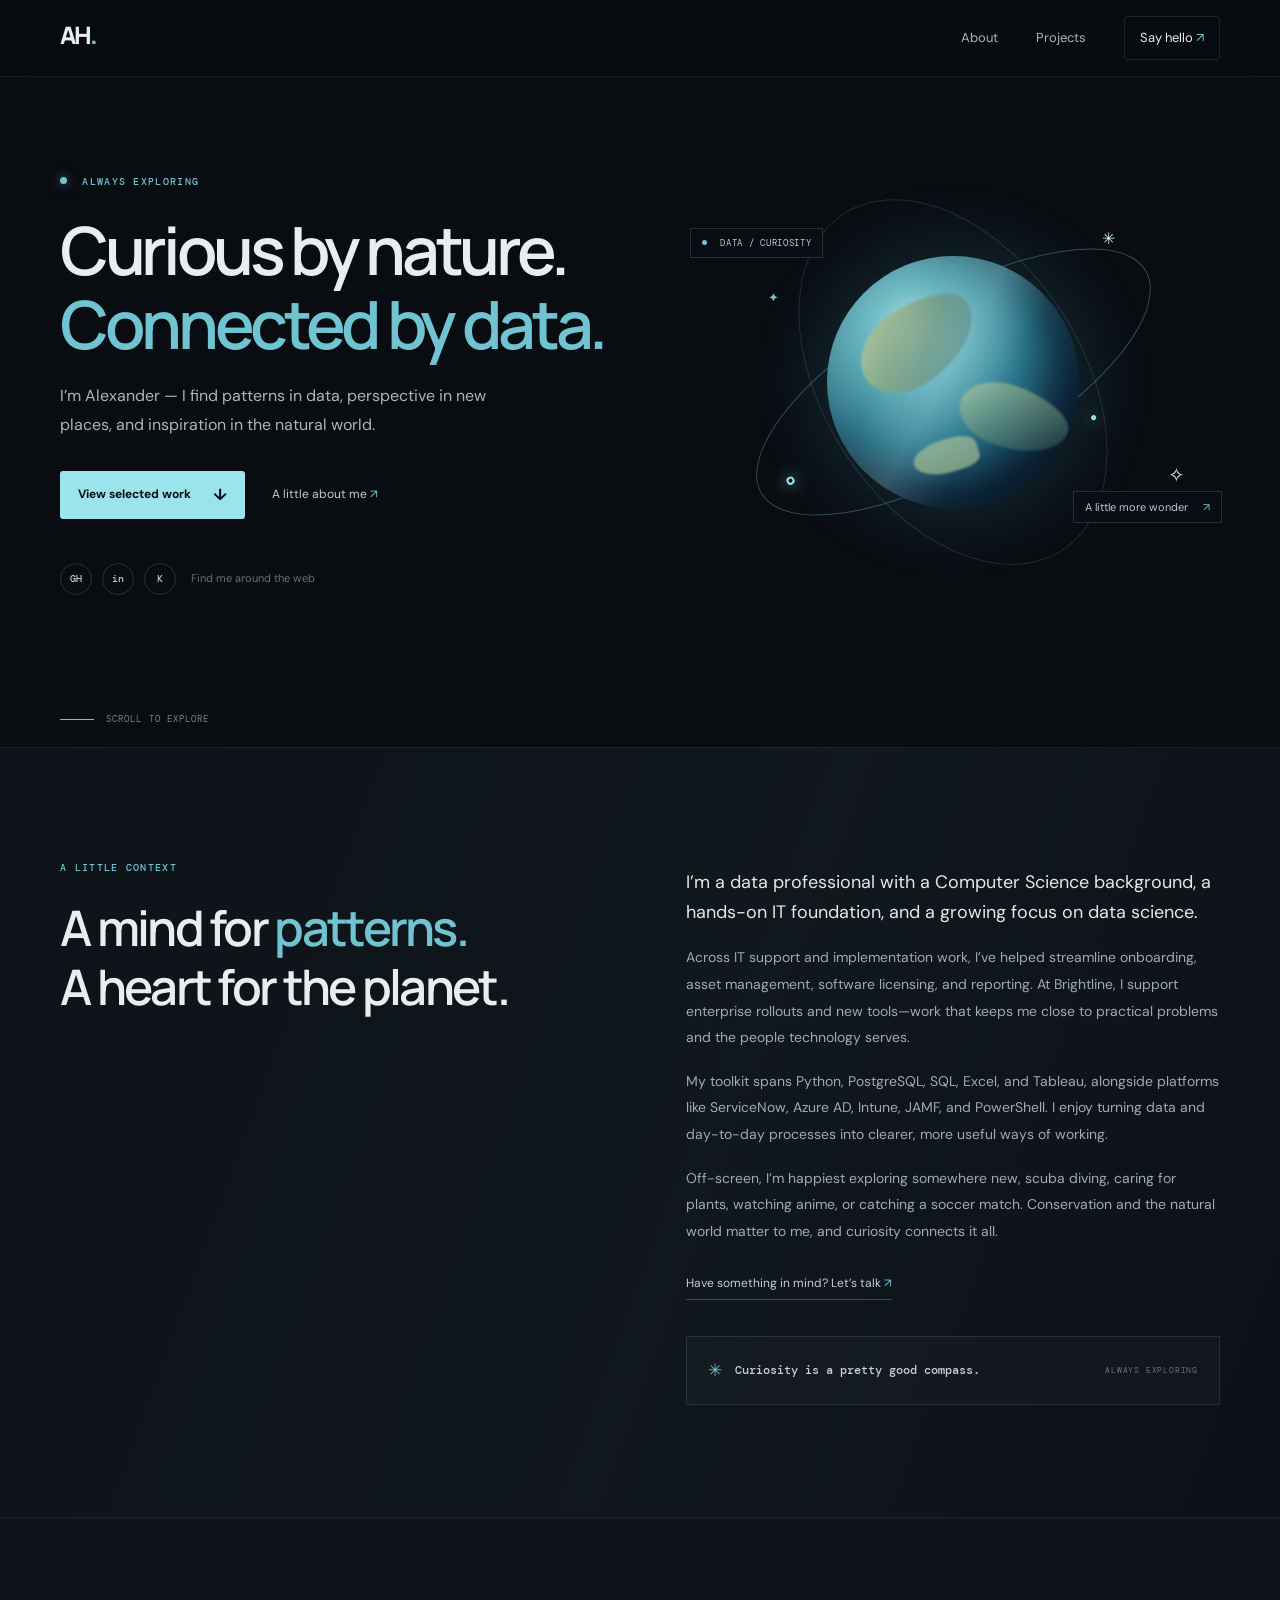
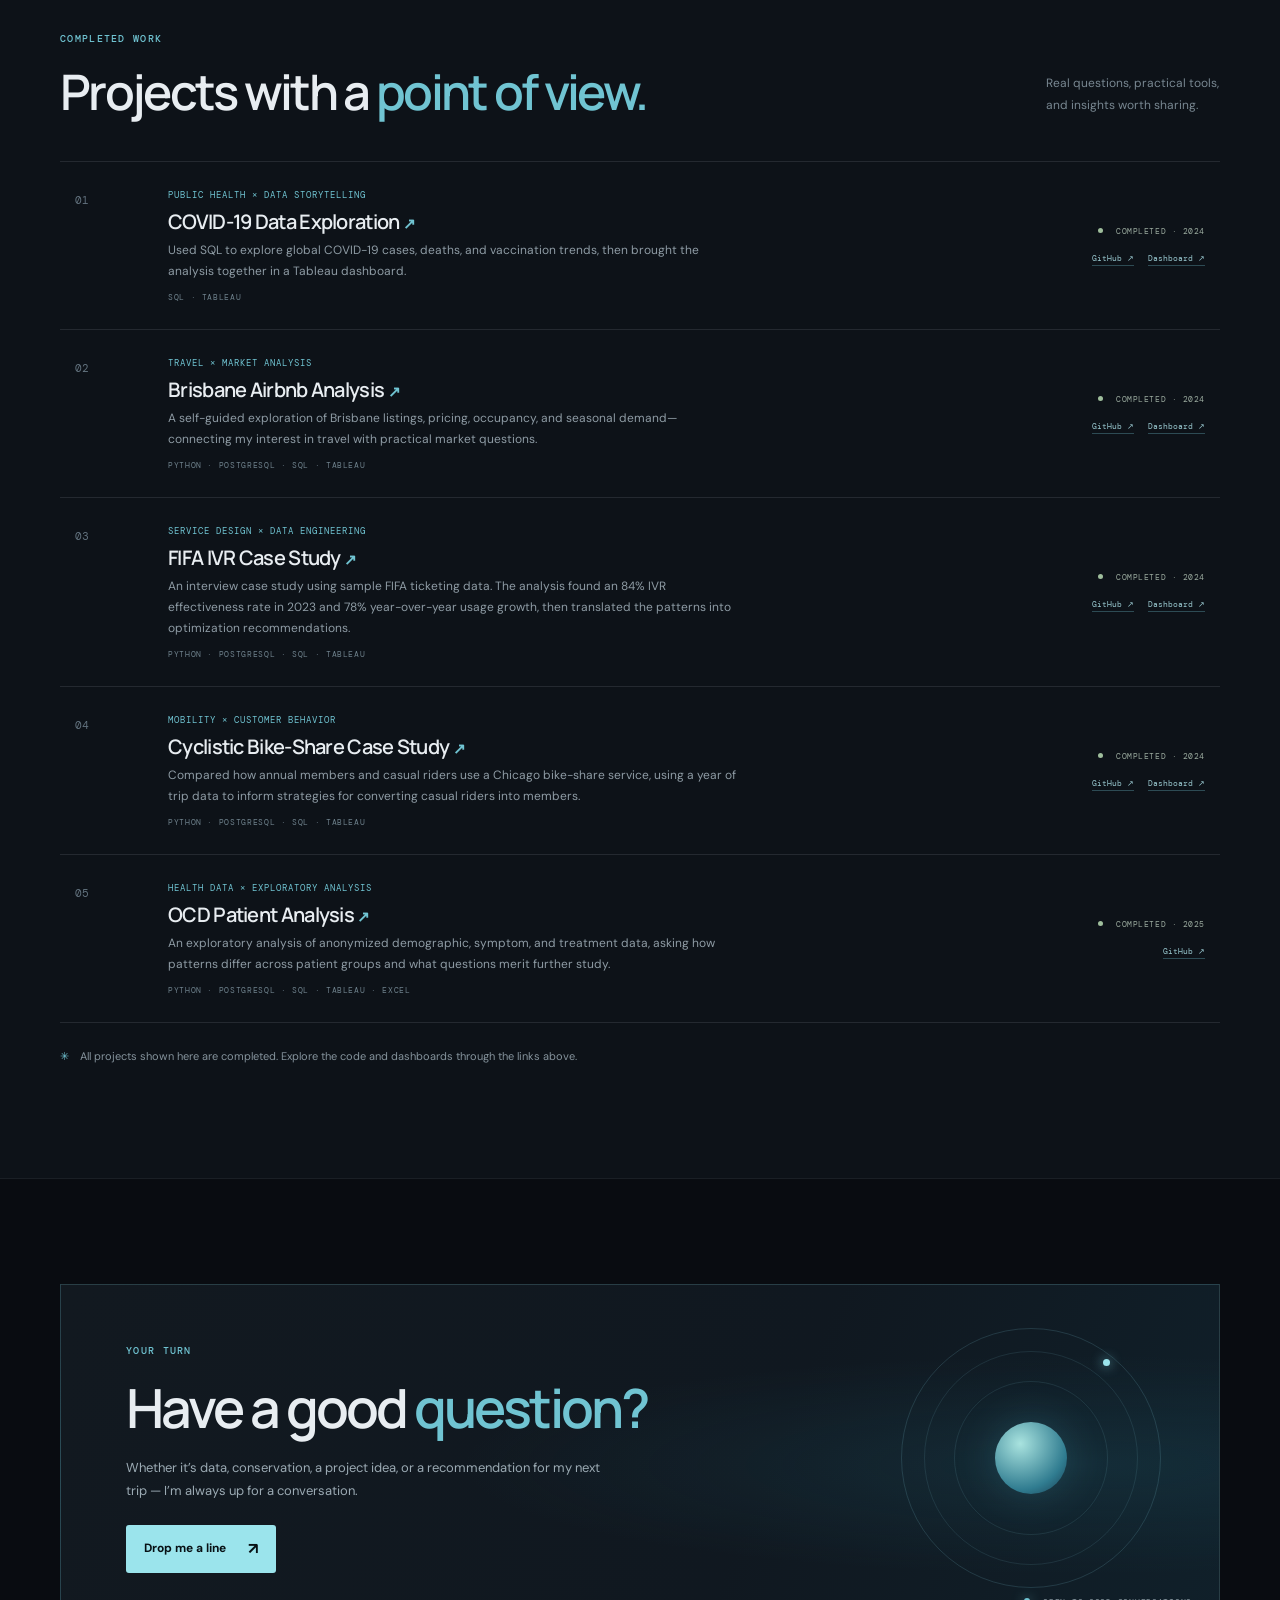
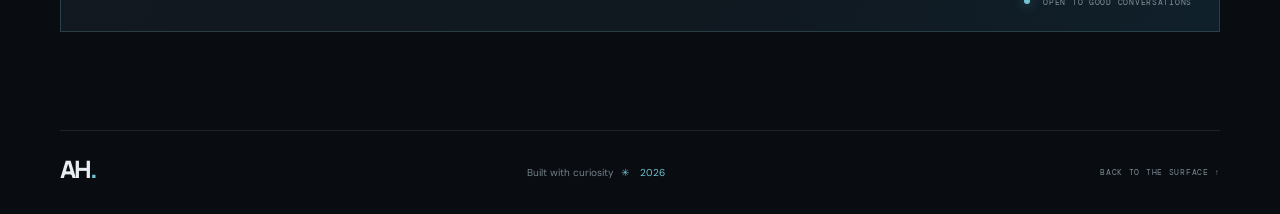
<file: index.html>
<!doctype html>
<html lang="en">
  <head>
    <meta charset="utf-8" />
    <meta name="viewport" content="width=device-width, initial-scale=1" />
    <meta name="theme-color" content="#090c11" />
    <meta name="description" content="The portfolio of Alexander Harris — curious about data, technology, travel, the ocean, and the natural world." />
    <title>Alexander Harris — Data, Nature & Everything Between</title>
    <link rel="preconnect" href="https://fonts.googleapis.com" />
    <link rel="preconnect" href="https://fonts.gstatic.com" crossorigin />
    <link href="https://fonts.googleapis.com/css2?family=DM+Mono:wght@400;500&family=DM+Sans:wght@400;500;600;700&family=Manrope:wght@400;500;600;700;800&display=swap" rel="stylesheet" />
    <link rel="stylesheet" href="styles.css" />
    <script src="script.js" defer></script>
  </head>
  <body>
    <a class="skip-link" href="#main">Skip to content</a>
    <header class="site-header" id="top">
      <nav class="nav shell" aria-label="Main navigation">
        <a class="brand" href="#top" aria-label="Alexander Harris, home"><span class="brand-mark">AH<span>.</span></span></a>
        <button class="menu-toggle" type="button" aria-expanded="false" aria-controls="nav-links" aria-label="Open navigation"><span></span><span></span></button>
        <div class="nav-links" id="nav-links">
          <a href="#about">About</a>
          <a href="#projects">Projects</a>
          <a class="nav-contact" href="#contact">Say hello <span aria-hidden="true">↗</span></a>
        </div>
      </nav>
    </header>

    <main id="main">
      <section class="hero shell" aria-labelledby="hero-title">
        <div class="hero-copy">
          <p class="eyebrow"><span class="status-dot"></span> ALWAYS EXPLORING</p>
          <h1 id="hero-title">Curious by nature.<br /><span>Connected by data.</span></h1>
          <p class="hero-intro">I’m Alexander — I find patterns in data, perspective in new places, and inspiration in the natural world.</p>
          <div class="hero-actions">
            <a class="button button-primary" href="#projects">View selected work <span aria-hidden="true">↓</span></a>
            <a class="text-link" href="#about">A little about me <span aria-hidden="true">↗</span></a>
          </div>
          <div class="hero-socials" aria-label="Social links">
            <a href="https://github.com/Harrisinho17" target="_blank" rel="noreferrer" aria-label="GitHub">GH</a>
            <a href="https://www.linkedin.com/in/alexanderbharris-9906" target="_blank" rel="noreferrer" aria-label="LinkedIn">in</a>
            <a href="https://www.kaggle.com/alexbharr" target="_blank" rel="noreferrer" aria-label="Kaggle">K</a>
            <span class="social-caption">Find me around the web</span>
          </div>
        </div>
        <div class="hero-art" aria-label="Abstract illustration of an ocean planet surrounded by data points" role="img">
          <div class="art-halo"></div>
          <div class="orbit orbit-one"><span></span></div>
          <div class="orbit orbit-two"><span></span></div>
          <div class="planet"><div class="planet-shine"></div><div class="planet-land"></div></div>
          <div class="art-star star-one">✳</div><div class="art-star star-two">✦</div><div class="art-star star-three">✧</div>
          <div class="art-label label-data"><span class="label-dot"></span> DATA / CURIOSITY</div>
          <div class="art-label label-nature">A little more wonder <span>↗</span></div>
        </div>
        <a class="scroll-cue" href="#about"><span class="scroll-line"></span> SCROLL TO EXPLORE</a>
      </section>

      <section class="about section-pad" id="about" aria-labelledby="about-title">
        <div class="shell about-grid">
          <div class="section-heading reveal">
            <p class="eyebrow">A LITTLE CONTEXT</p>
            <h2 id="about-title">A mind for <span>patterns.</span><br />A heart for the planet.</h2>
          </div>
          <div class="about-body reveal">
            <p class="about-lede">I’m a data professional with a Computer Science background, a hands-on IT foundation, and a growing focus on data science.</p>
            <p>Across IT support and implementation work, I’ve helped streamline onboarding, asset management, software licensing, and reporting. At Brightline, I support enterprise rollouts and new tools—work that keeps me close to practical problems and the people technology serves.</p>
            <p>My toolkit spans Python, PostgreSQL, SQL, Excel, and Tableau, alongside platforms like ServiceNow, Azure AD, Intune, JAMF, and PowerShell. I enjoy turning data and day-to-day processes into clearer, more useful ways of working.</p>
            <p>Off-screen, I’m happiest exploring somewhere new, scuba diving, caring for plants, watching anime, or catching a soccer match. Conservation and the natural world matter to me, and curiosity connects it all.</p>
            <a class="inline-link" href="mailto:abelchior.harris@gmail.com">Have something in mind? Let’s talk <span aria-hidden="true">↗</span></a>
          </div>
          <div class="about-note reveal"><span class="note-icon">✳</span><p>Curiosity is a pretty good compass.</p><span class="note-index">ALWAYS EXPLORING</span></div>
        </div>
      </section>

      <section class="projects section-pad" id="projects" aria-labelledby="projects-title">
        <div class="shell">
          <div class="section-top reveal">
            <div><p class="eyebrow">COMPLETED WORK</p><h2 id="projects-title">Projects with a <span>point of view.</span></h2></div>
            <p class="section-aside">Real questions, practical tools,<br />and insights worth sharing.</p>
          </div>
          <div class="project-list">
            <article class="project-card reveal"><div class="project-count">01</div><div class="project-content"><p class="project-type">PUBLIC HEALTH × DATA STORYTELLING</p><h3><a href="projects/covid-data.html">COVID-19 Data Exploration <span aria-hidden="true">↗</span></a></h3><p>Used SQL to explore global COVID-19 cases, deaths, and vaccination trends, then brought the analysis together in a Tableau dashboard.</p><p class="project-stack">SQL · TABLEAU</p></div><div class="project-meta"><span class="project-status"><i></i> COMPLETED · 2024</span><div class="project-links"><a href="https://github.com/Harrisinho17/Covid_Exploration" target="_blank" rel="noreferrer">GitHub ↗</a><a href="https://public.tableau.com/app/profile/alexander.harris7255/viz/Covid_Visualization_17240932164130/CovidDataViz?publish=yes" target="_blank" rel="noreferrer">Dashboard ↗</a></div></div></article>
            <article class="project-card reveal"><div class="project-count">02</div><div class="project-content"><p class="project-type">TRAVEL × MARKET ANALYSIS</p><h3><a href="projects/brisbane-airbnb.html">Brisbane Airbnb Analysis <span aria-hidden="true">↗</span></a></h3><p>A self-guided exploration of Brisbane listings, pricing, occupancy, and seasonal demand—connecting my interest in travel with practical market questions.</p><p class="project-stack">PYTHON · POSTGRESQL · SQL · TABLEAU</p></div><div class="project-meta"><span class="project-status"><i></i> COMPLETED · 2024</span><div class="project-links"><a href="https://github.com/Harrisinho17/Brisbane_AirBNB_Data" target="_blank" rel="noreferrer">GitHub ↗</a><a href="https://public.tableau.com/app/profile/alexander.harris7255/viz/Book1_17461532184640/3_RPO" target="_blank" rel="noreferrer">Dashboard ↗</a></div></div></article>
            <article class="project-card reveal"><div class="project-count">03</div><div class="project-content"><p class="project-type">SERVICE DESIGN × DATA ENGINEERING</p><h3><a href="projects/fifa-ivr.html">FIFA IVR Case Study <span aria-hidden="true">↗</span></a></h3><p>An interview case study using sample FIFA ticketing data. The analysis found an 84% IVR effectiveness rate in 2023 and 78% year-over-year usage growth, then translated the patterns into optimization recommendations.</p><p class="project-stack">PYTHON · POSTGRESQL · SQL · TABLEAU</p></div><div class="project-meta"><span class="project-status"><i></i> COMPLETED · 2024</span><div class="project-links"><a href="https://github.com/Harrisinho17/Fifa-Case-Study" target="_blank" rel="noreferrer">GitHub ↗</a><a href="https://public.tableau.com/app/profile/alexander.harris7255/viz/FifaIVRCaseStudy/23TicketAnalysis?publish=yes" target="_blank" rel="noreferrer">Dashboard ↗</a></div></div></article>
            <article class="project-card reveal"><div class="project-count">04</div><div class="project-content"><p class="project-type">MOBILITY × CUSTOMER BEHAVIOR</p><h3><a href="projects/cyclistic.html">Cyclistic Bike-Share Case Study <span aria-hidden="true">↗</span></a></h3><p>Compared how annual members and casual riders use a Chicago bike-share service, using a year of trip data to inform strategies for converting casual riders into members.</p><p class="project-stack">PYTHON · POSTGRESQL · SQL · TABLEAU</p></div><div class="project-meta"><span class="project-status"><i></i> COMPLETED · 2024</span><div class="project-links"><a href="https://github.com/Harrisinho17/CyclisticCaseStudy" target="_blank" rel="noreferrer">GitHub ↗</a><a href="https://public.tableau.com/app/profile/alexander.harris7255/viz/CyclisticDashboard_17345401887660/1?publish=yes" target="_blank" rel="noreferrer">Dashboard ↗</a></div></div></article>
            <article class="project-card reveal"><div class="project-count">05</div><div class="project-content"><p class="project-type">HEALTH DATA × EXPLORATORY ANALYSIS</p><h3><a href="projects/ocd-analysis.html">OCD Patient Analysis <span aria-hidden="true">↗</span></a></h3><p>An exploratory analysis of anonymized demographic, symptom, and treatment data, asking how patterns differ across patient groups and what questions merit further study.</p><p class="project-stack">PYTHON · POSTGRESQL · SQL · TABLEAU · EXCEL</p></div><div class="project-meta"><span class="project-status"><i></i> COMPLETED · 2025</span><div class="project-links"><a href="https://github.com/Harrisinho17/OCDPatientAnalysis" target="_blank" rel="noreferrer">GitHub ↗</a></div></div></article>
          </div>
          <p class="project-footnote"><span aria-hidden="true">✳</span> All projects shown here are completed. Explore the code and dashboards through the links above.</p>
        </div>
      </section>

      <section class="contact section-pad" id="contact" aria-labelledby="contact-title">
        <div class="shell contact-panel reveal">
          <div class="contact-orbit" aria-hidden="true"><span></span><i></i></div>
          <div class="contact-content"><p class="eyebrow">YOUR TURN</p><h2 id="contact-title">Have a good <span>question?</span></h2><p>Whether it’s data, conservation, a project idea, or a recommendation for my next trip — I’m always up for a conversation.</p><a class="button button-primary" href="mailto:abelchior.harris@gmail.com">Drop me a line <span aria-hidden="true">↗</span></a></div>
          <div class="contact-availability"><span class="status-dot"></span> OPEN TO GOOD CONVERSATIONS</div>
        </div>
      </section>
    </main>

    <footer class="footer shell"><a class="brand" href="#top" aria-label="Back to top"><span class="brand-mark">AH<span>.</span></span></a><p>Built with curiosity <span aria-hidden="true">✳</span> <span id="year"></span></p><a class="back-top" href="#top">BACK TO THE SURFACE ↑</a></footer>
  </body>
</html>
</file>
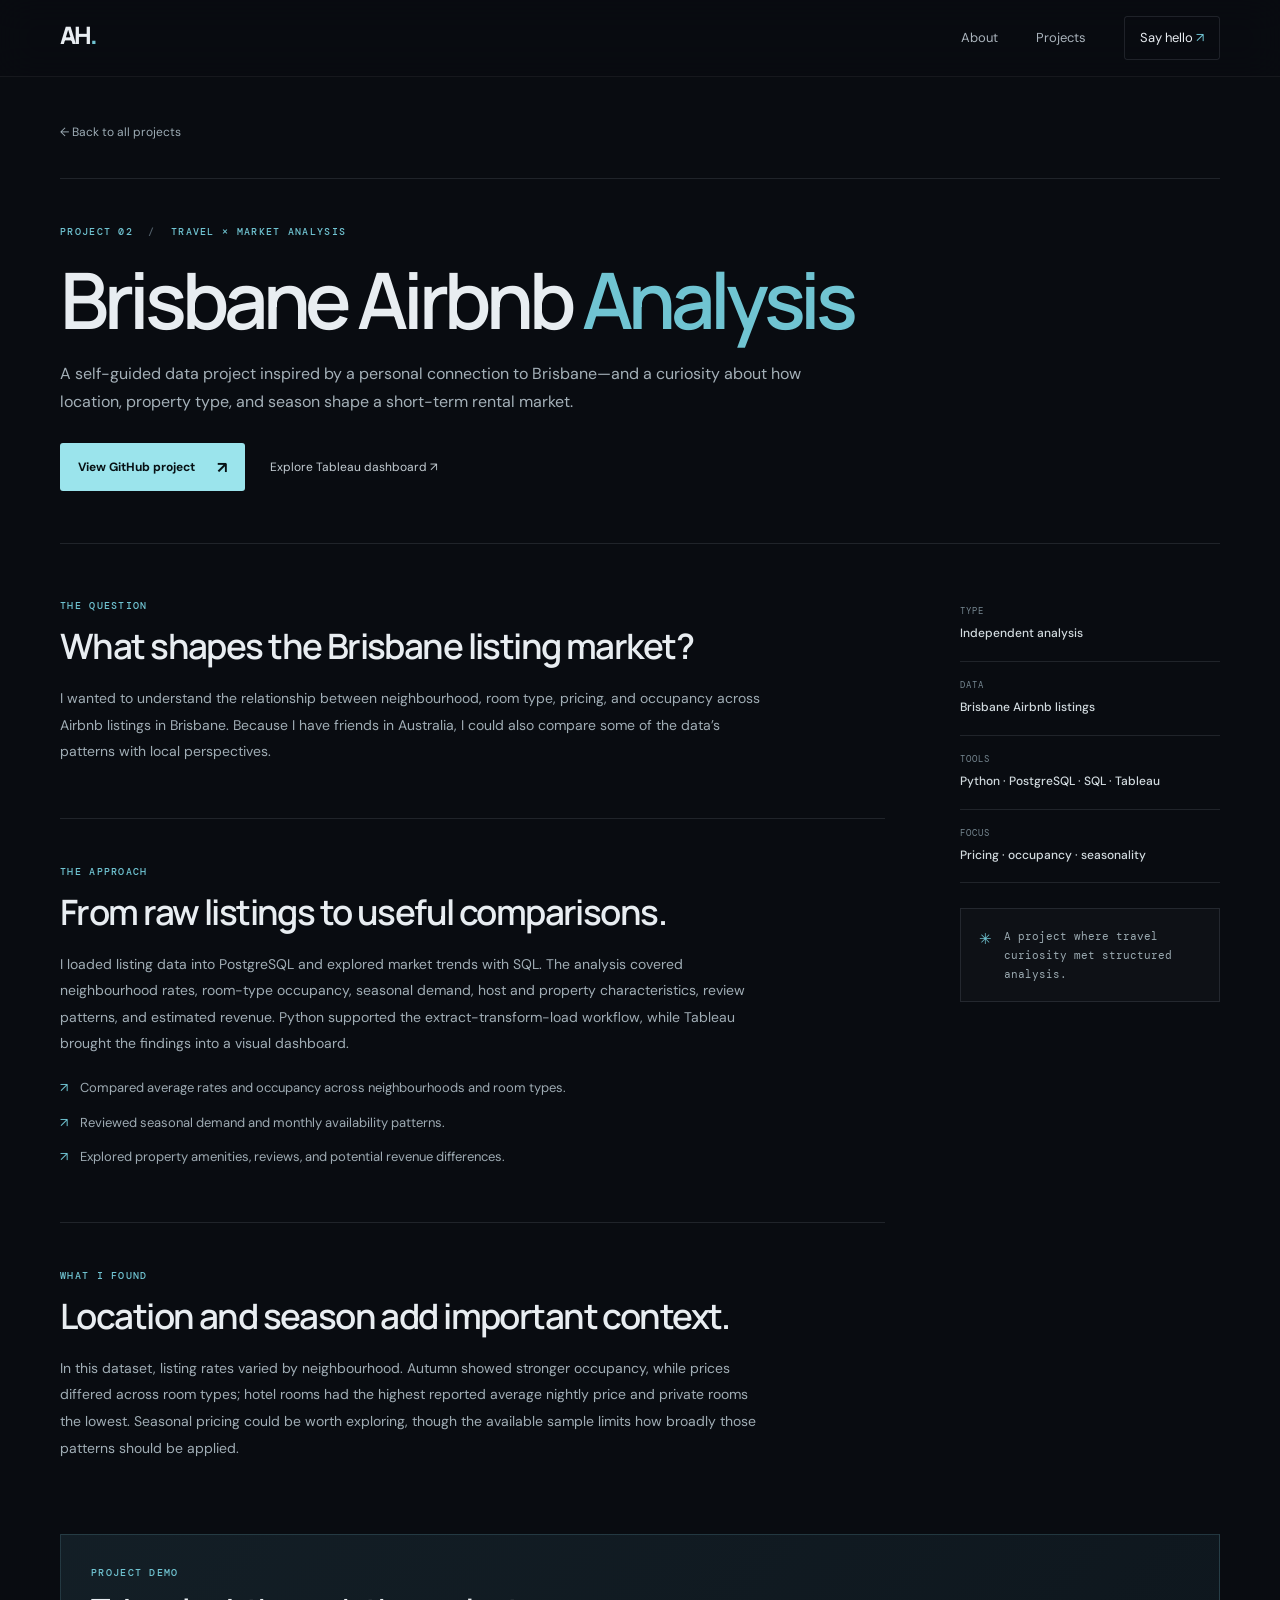
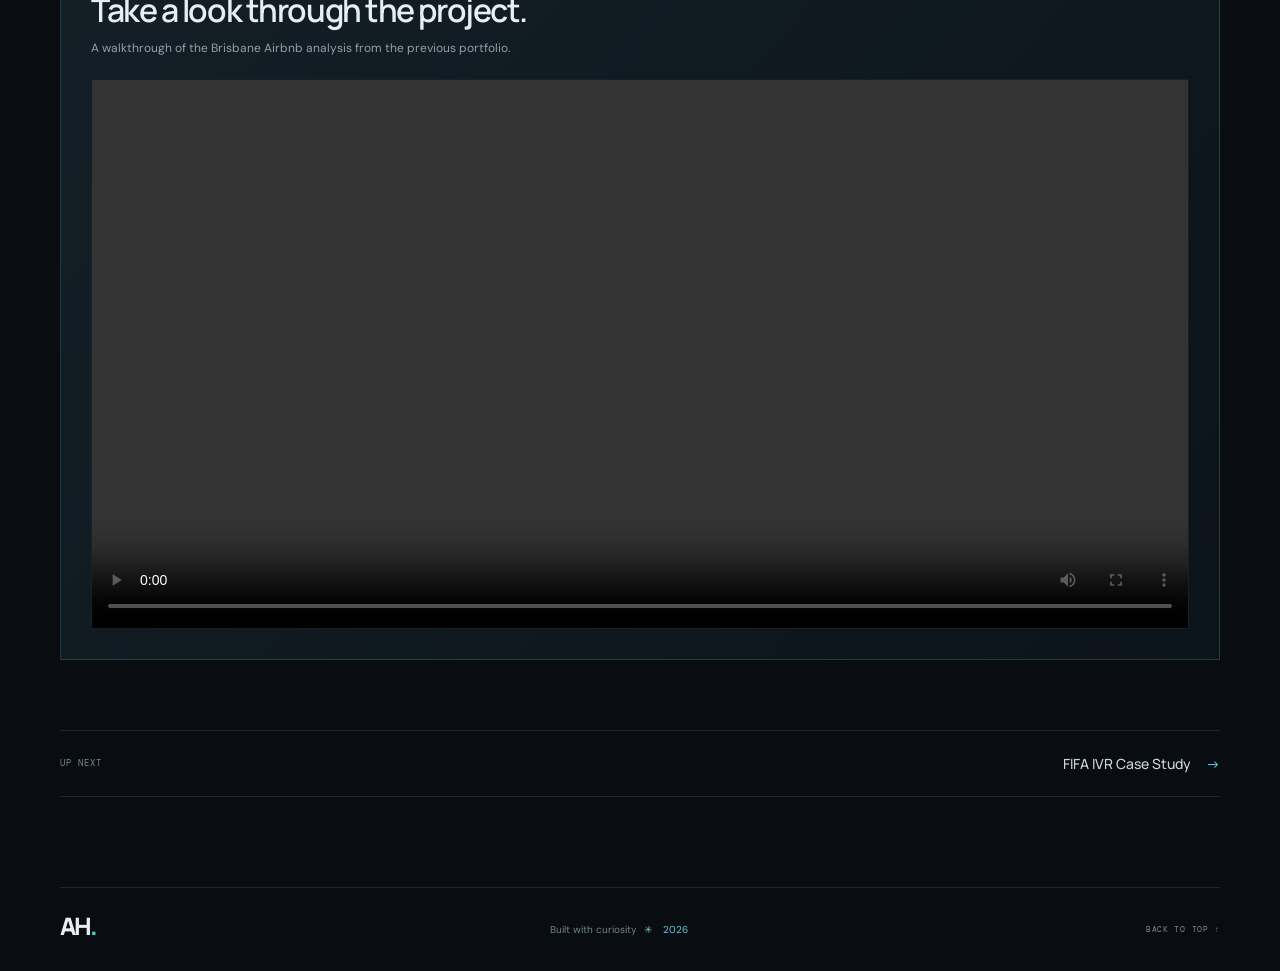
<file: projects/brisbane-airbnb.html>
<!doctype html>
<html lang="en">
  <head>
    <meta charset="utf-8" /><meta name="viewport" content="width=device-width, initial-scale=1" /><meta name="theme-color" content="#090c11" />
    <meta name="description" content="Brisbane Airbnb data analysis by Alexander Harris: listing prices, occupancy, and market patterns." />
    <title>Brisbane Airbnb Analysis — Alexander Harris</title>
    <link rel="preconnect" href="https://fonts.googleapis.com" /><link rel="preconnect" href="https://fonts.gstatic.com" crossorigin />
    <link href="https://fonts.googleapis.com/css2?family=DM+Mono:wght@400;500&family=DM+Sans:wght@400;500;600;700&family=Manrope:wght@400;500;600;700;800&display=swap" rel="stylesheet" />
    <link rel="stylesheet" href="../styles.css" /><script src="../script.js" defer></script>
  </head>
  <body class="case-study">
    <a class="skip-link" href="#main">Skip to content</a>
    <header class="site-header" id="top"><nav class="nav shell" aria-label="Main navigation"><a class="brand" href="../index.html" aria-label="Alexander Harris, home"><span class="brand-mark">AH<span>.</span></span></a><button class="menu-toggle" type="button" aria-expanded="false" aria-controls="nav-links" aria-label="Open navigation"><span></span><span></span></button><div class="nav-links" id="nav-links"><a href="../index.html#about">About</a><a href="../index.html#projects">Projects</a><a class="nav-contact" href="mailto:abelchior.harris@gmail.com">Say hello <span aria-hidden="true">↗</span></a></div></nav></header>
    <main id="main" class="case-main shell">
      <a class="case-back" href="../index.html#projects">← Back to all projects</a>
      <header class="case-hero"><p class="eyebrow">PROJECT 02 <span class="eyebrow-divider">/</span> TRAVEL × MARKET ANALYSIS</p><h1>Brisbane Airbnb <span>Analysis</span></h1><p class="case-lede">A self-guided data project inspired by a personal connection to Brisbane—and a curiosity about how location, property type, and season shape a short-term rental market.</p><div class="case-actions"><a class="button button-primary" href="https://github.com/Harrisinho17/Brisbane_AirBNB_Data" target="_blank" rel="noreferrer">View GitHub project <span aria-hidden="true">↗</span></a><a class="text-link" href="https://public.tableau.com/app/profile/alexander.harris7255/viz/Book1_17461532184640/3_RPO" target="_blank" rel="noreferrer">Explore Tableau dashboard ↗</a></div></header>
      <div class="case-layout"><article class="case-content"><section><p class="eyebrow">THE QUESTION</p><h2>What shapes the Brisbane listing market?</h2><p>I wanted to understand the relationship between neighbourhood, room type, pricing, and occupancy across Airbnb listings in Brisbane. Because I have friends in Australia, I could also compare some of the data’s patterns with local perspectives.</p></section><section><p class="eyebrow">THE APPROACH</p><h2>From raw listings to useful comparisons.</h2><p>I loaded listing data into PostgreSQL and explored market trends with SQL. The analysis covered neighbourhood rates, room-type occupancy, seasonal demand, host and property characteristics, review patterns, and estimated revenue. Python supported the extract-transform-load workflow, while Tableau brought the findings into a visual dashboard.</p><ul class="case-bullets"><li>Compared average rates and occupancy across neighbourhoods and room types.</li><li>Reviewed seasonal demand and monthly availability patterns.</li><li>Explored property amenities, reviews, and potential revenue differences.</li></ul></section><section><p class="eyebrow">WHAT I FOUND</p><h2>Location and season add important context.</h2><p>In this dataset, listing rates varied by neighbourhood. Autumn showed stronger occupancy, while prices differed across room types; hotel rooms had the highest reported average nightly price and private rooms the lowest. Seasonal pricing could be worth exploring, though the available sample limits how broadly those patterns should be applied.</p></section></article><aside class="case-sidebar"><div class="case-fact"><span>TYPE</span><strong>Independent analysis</strong></div><div class="case-fact"><span>DATA</span><strong>Brisbane Airbnb listings</strong></div><div class="case-fact"><span>TOOLS</span><strong>Python · PostgreSQL · SQL · Tableau</strong></div><div class="case-fact"><span>FOCUS</span><strong>Pricing · occupancy · seasonality</strong></div><div class="case-callout"><span aria-hidden="true">✳</span><p>A project where travel curiosity met structured analysis.</p></div></aside></div><section class="case-demo" aria-labelledby="demo-title"><div class="case-demo-heading"><p class="eyebrow">PROJECT DEMO</p><h2 id="demo-title">Take a look through the project.</h2><p>A walkthrough of the Brisbane Airbnb analysis from the previous portfolio.</p></div><video controls playsinline preload="metadata" aria-label="Brisbane Airbnb project demo"><source src="https://harrisinho17.github.io/Portfolio/assets/css/images/AirbnbBrisbane/BrisbaneAirbnbDemo.mp4" type="video/mp4" />Your browser does not support HTML video. <a href="https://harrisinho17.github.io/Portfolio/assets/css/images/AirbnbBrisbane/BrisbaneAirbnbDemo.mp4">Open the video directly</a>.</video></section>
      <nav class="case-next" aria-label="Project navigation"><span>UP NEXT</span><a href="fifa-ivr.html">FIFA IVR Case Study <span aria-hidden="true">→</span></a></nav>
    </main><footer class="footer shell"><a class="brand" href="../index.html" aria-label="Back to home"><span class="brand-mark">AH<span>.</span></span></a><p>Built with curiosity <span aria-hidden="true">✳</span> <span id="year"></span></p><a class="back-top" href="#top">BACK TO TOP ↑</a></footer>
  </body>
</html>
</file>
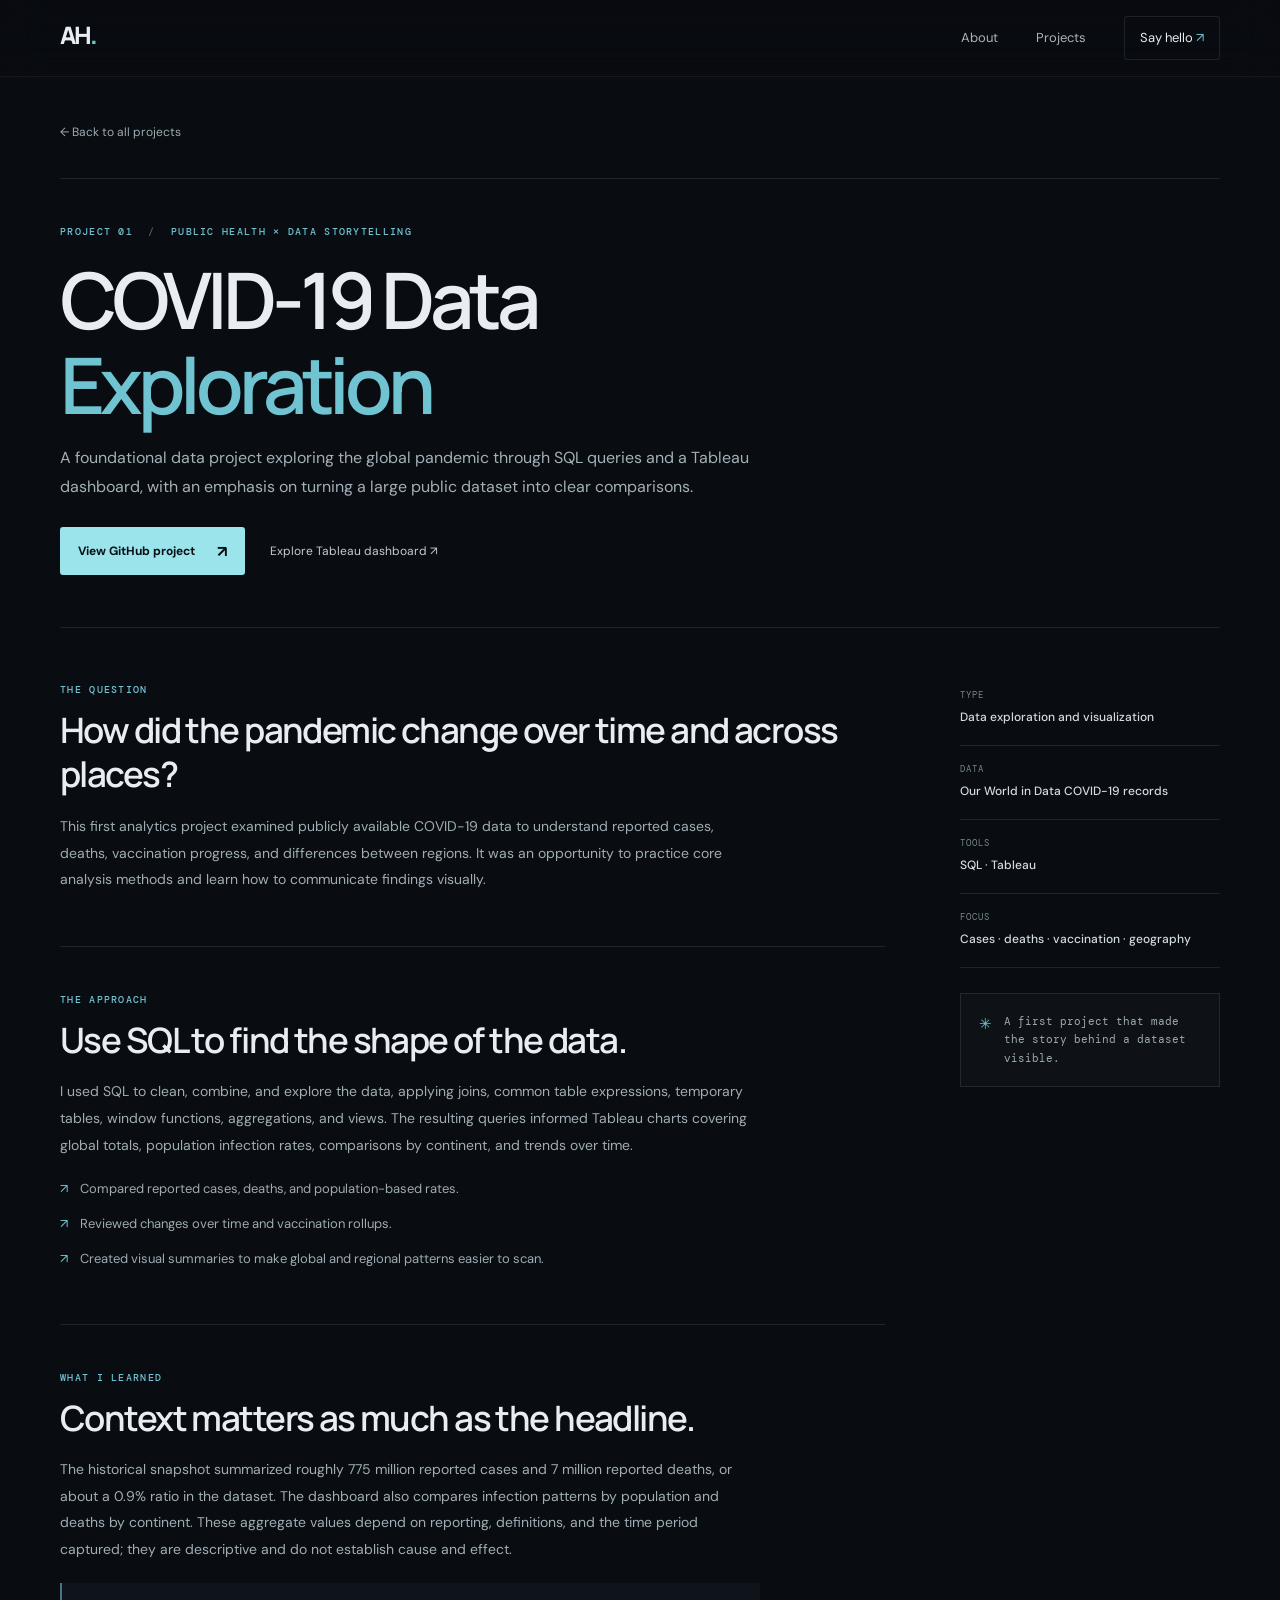
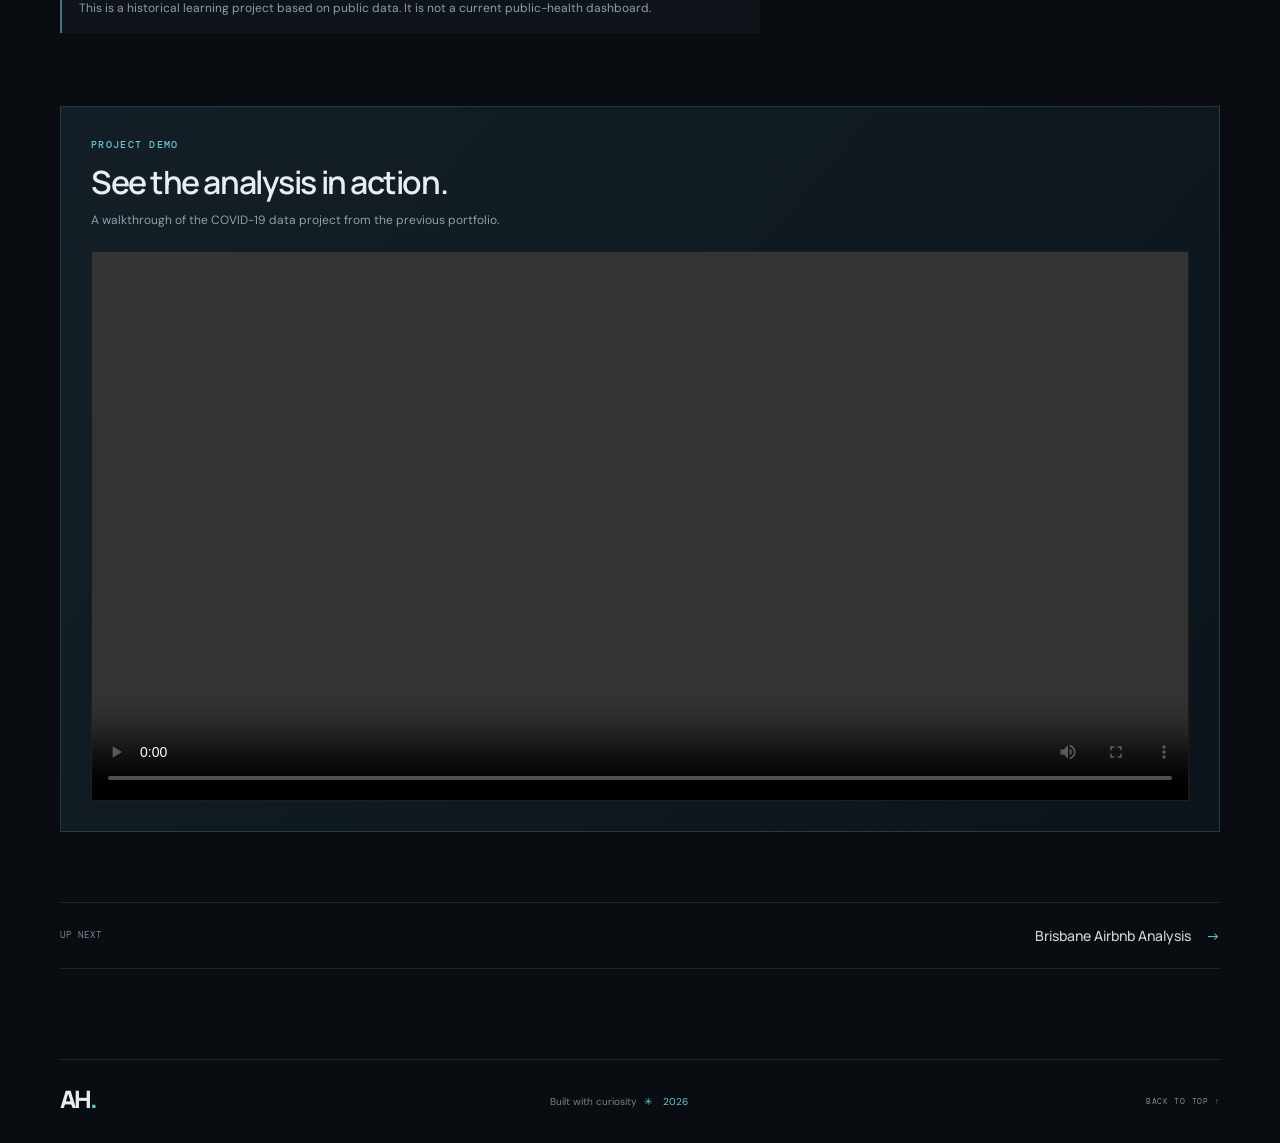
<file: projects/covid-data.html>
<!doctype html>
<html lang="en">
  <head>
    <meta charset="utf-8" /><meta name="viewport" content="width=device-width, initial-scale=1" /><meta name="theme-color" content="#090c11" />
    <meta name="description" content="COVID-19 data exploration by Alexander Harris using SQL and Tableau to examine global cases, deaths, and vaccination trends." />
    <title>COVID-19 Data Exploration — Alexander Harris</title>
    <link rel="preconnect" href="https://fonts.googleapis.com" /><link rel="preconnect" href="https://fonts.gstatic.com" crossorigin />
    <link href="https://fonts.googleapis.com/css2?family=DM+Mono:wght@400;500&family=DM+Sans:wght@400;500;600;700&family=Manrope:wght@400;500;600;700;800&display=swap" rel="stylesheet" />
    <link rel="stylesheet" href="../styles.css" /><script src="../script.js" defer></script>
  </head>
  <body class="case-study">
    <a class="skip-link" href="#main">Skip to content</a><header class="site-header" id="top"><nav class="nav shell" aria-label="Main navigation"><a class="brand" href="../index.html" aria-label="Alexander Harris, home"><span class="brand-mark">AH<span>.</span></span></a><button class="menu-toggle" type="button" aria-expanded="false" aria-controls="nav-links" aria-label="Open navigation"><span></span><span></span></button><div class="nav-links" id="nav-links"><a href="../index.html#about">About</a><a href="../index.html#projects">Projects</a><a class="nav-contact" href="mailto:abelchior.harris@gmail.com">Say hello <span aria-hidden="true">↗</span></a></div></nav></header>
    <main id="main" class="case-main shell"><a class="case-back" href="../index.html#projects">← Back to all projects</a>
      <header class="case-hero"><p class="eyebrow">PROJECT 01 <span class="eyebrow-divider">/</span> PUBLIC HEALTH × DATA STORYTELLING</p><h1>COVID-19 Data <span>Exploration</span></h1><p class="case-lede">A foundational data project exploring the global pandemic through SQL queries and a Tableau dashboard, with an emphasis on turning a large public dataset into clear comparisons.</p><div class="case-actions"><a class="button button-primary" href="https://github.com/Harrisinho17/Covid_Exploration" target="_blank" rel="noreferrer">View GitHub project <span aria-hidden="true">↗</span></a><a class="text-link" href="https://public.tableau.com/app/profile/alexander.harris7255/viz/Covid_Visualization_17240932164130/CovidDataViz?publish=yes" target="_blank" rel="noreferrer">Explore Tableau dashboard ↗</a></div></header>
      <div class="case-layout"><article class="case-content"><section><p class="eyebrow">THE QUESTION</p><h2>How did the pandemic change over time and across places?</h2><p>This first analytics project examined publicly available COVID-19 data to understand reported cases, deaths, vaccination progress, and differences between regions. It was an opportunity to practice core analysis methods and learn how to communicate findings visually.</p></section><section><p class="eyebrow">THE APPROACH</p><h2>Use SQL to find the shape of the data.</h2><p>I used SQL to clean, combine, and explore the data, applying joins, common table expressions, temporary tables, window functions, aggregations, and views. The resulting queries informed Tableau charts covering global totals, population infection rates, comparisons by continent, and trends over time.</p><ul class="case-bullets"><li>Compared reported cases, deaths, and population-based rates.</li><li>Reviewed changes over time and vaccination rollups.</li><li>Created visual summaries to make global and regional patterns easier to scan.</li></ul></section><section><p class="eyebrow">WHAT I LEARNED</p><h2>Context matters as much as the headline.</h2><p>The historical snapshot summarized roughly 775 million reported cases and 7 million reported deaths, or about a 0.9% ratio in the dataset. The dashboard also compares infection patterns by population and deaths by continent. These aggregate values depend on reporting, definitions, and the time period captured; they are descriptive and do not establish cause and effect.</p><p class="case-caveat">This is a historical learning project based on public data. It is not a current public-health dashboard.</p></section></article><aside class="case-sidebar"><div class="case-fact"><span>TYPE</span><strong>Data exploration and visualization</strong></div><div class="case-fact"><span>DATA</span><strong>Our World in Data COVID-19 records</strong></div><div class="case-fact"><span>TOOLS</span><strong>SQL · Tableau</strong></div><div class="case-fact"><span>FOCUS</span><strong>Cases · deaths · vaccination · geography</strong></div><div class="case-callout"><span aria-hidden="true">✳</span><p>A first project that made the story behind a dataset visible.</p></div></aside></div><section class="case-demo" aria-labelledby="demo-title"><div class="case-demo-heading"><p class="eyebrow">PROJECT DEMO</p><h2 id="demo-title">See the analysis in action.</h2><p>A walkthrough of the COVID-19 data project from the previous portfolio.</p></div><video controls playsinline preload="metadata" aria-label="COVID-19 data project demo"><source src="https://harrisinho17.github.io/Portfolio/assets/css/images/Covid/CovidDemo.mp4" type="video/mp4" />Your browser does not support HTML video. <a href="https://harrisinho17.github.io/Portfolio/assets/css/images/Covid/CovidDemo.mp4">Open the video directly</a>.</video></section>
      <nav class="case-next" aria-label="Project navigation"><span>UP NEXT</span><a href="brisbane-airbnb.html">Brisbane Airbnb Analysis <span aria-hidden="true">→</span></a></nav>
    </main><footer class="footer shell"><a class="brand" href="../index.html" aria-label="Back to home"><span class="brand-mark">AH<span>.</span></span></a><p>Built with curiosity <span aria-hidden="true">✳</span> <span id="year"></span></p><a class="back-top" href="#top">BACK TO TOP ↑</a></footer>
  </body>
</html>
</file>
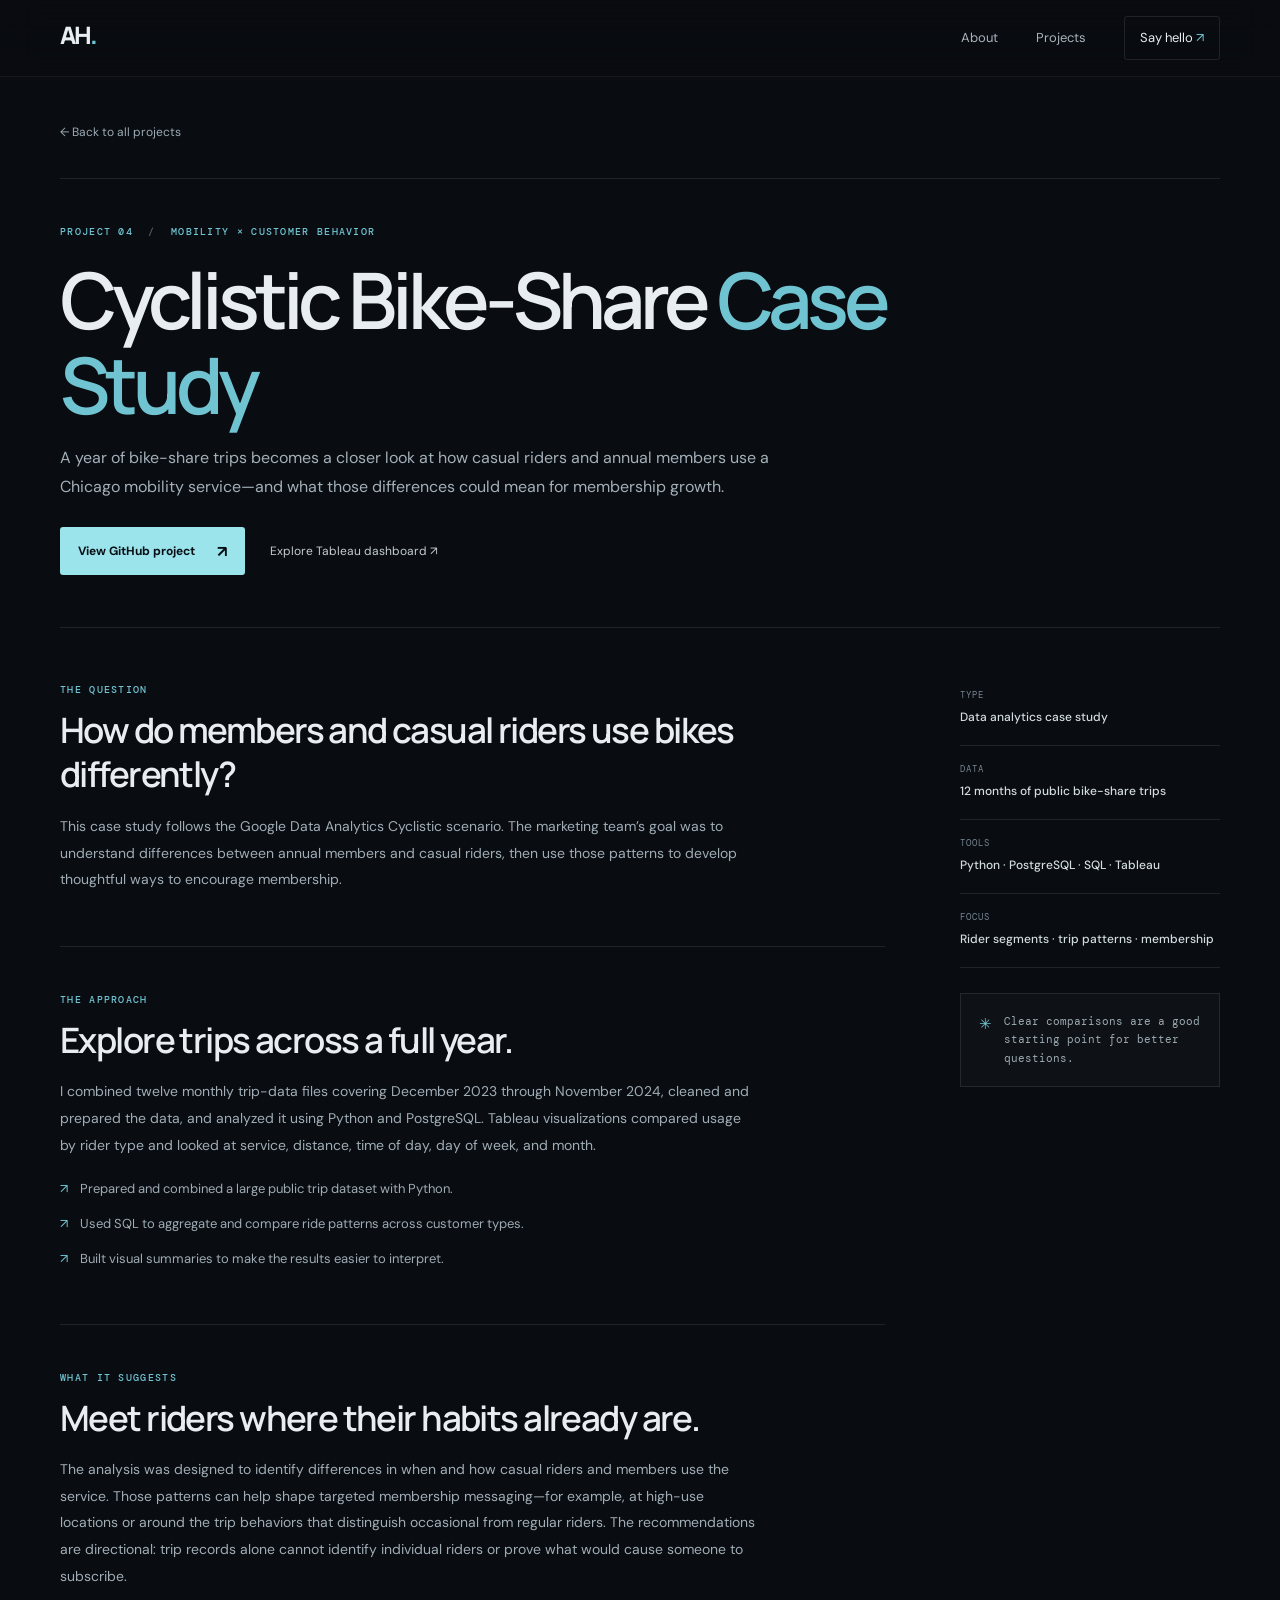
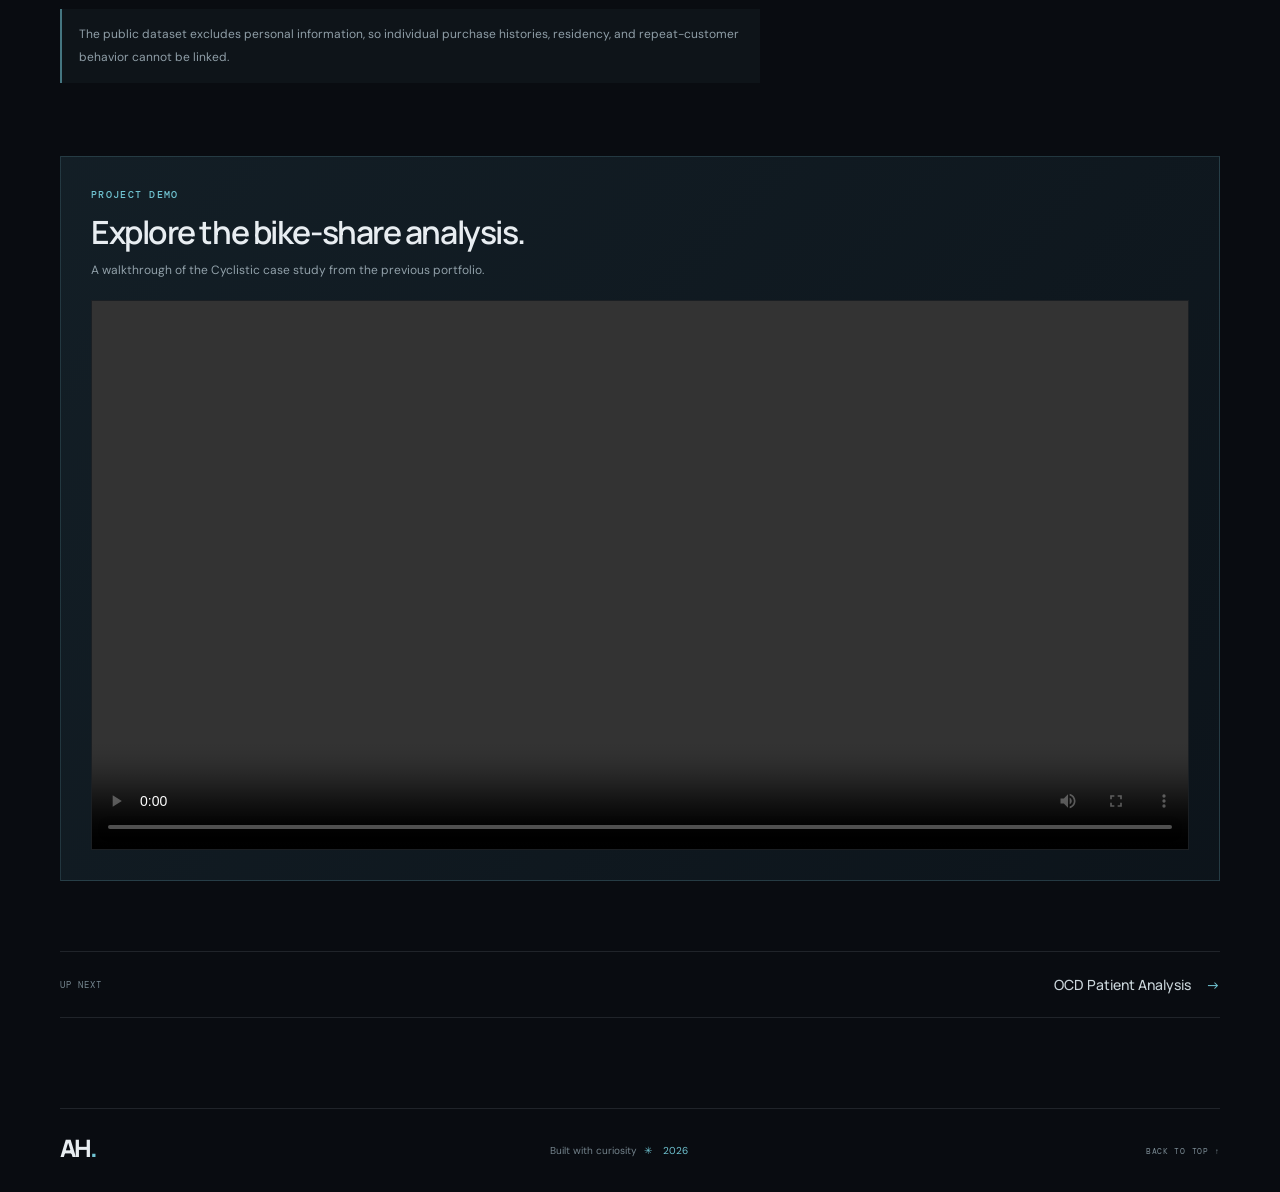
<file: projects/cyclistic.html>
<!doctype html>
<html lang="en">
  <head>
    <meta charset="utf-8" /><meta name="viewport" content="width=device-width, initial-scale=1" /><meta name="theme-color" content="#090c11" />
    <meta name="description" content="Cyclistic bike-share case study by Alexander Harris comparing casual riders and annual members." />
    <title>Cyclistic Bike-Share Case Study — Alexander Harris</title>
    <link rel="preconnect" href="https://fonts.googleapis.com" /><link rel="preconnect" href="https://fonts.gstatic.com" crossorigin />
    <link href="https://fonts.googleapis.com/css2?family=DM+Mono:wght@400;500&family=DM+Sans:wght@400;500;600;700&family=Manrope:wght@400;500;600;700;800&display=swap" rel="stylesheet" />
    <link rel="stylesheet" href="../styles.css" /><script src="../script.js" defer></script>
  </head>
  <body class="case-study">
    <a class="skip-link" href="#main">Skip to content</a><header class="site-header" id="top"><nav class="nav shell" aria-label="Main navigation"><a class="brand" href="../index.html" aria-label="Alexander Harris, home"><span class="brand-mark">AH<span>.</span></span></a><button class="menu-toggle" type="button" aria-expanded="false" aria-controls="nav-links" aria-label="Open navigation"><span></span><span></span></button><div class="nav-links" id="nav-links"><a href="../index.html#about">About</a><a href="../index.html#projects">Projects</a><a class="nav-contact" href="mailto:abelchior.harris@gmail.com">Say hello <span aria-hidden="true">↗</span></a></div></nav></header>
    <main id="main" class="case-main shell"><a class="case-back" href="../index.html#projects">← Back to all projects</a>
      <header class="case-hero"><p class="eyebrow">PROJECT 04 <span class="eyebrow-divider">/</span> MOBILITY × CUSTOMER BEHAVIOR</p><h1>Cyclistic Bike-Share <span>Case Study</span></h1><p class="case-lede">A year of bike-share trips becomes a closer look at how casual riders and annual members use a Chicago mobility service—and what those differences could mean for membership growth.</p><div class="case-actions"><a class="button button-primary" href="https://github.com/Harrisinho17/CyclisticCaseStudy" target="_blank" rel="noreferrer">View GitHub project <span aria-hidden="true">↗</span></a><a class="text-link" href="https://public.tableau.com/app/profile/alexander.harris7255/viz/CyclisticDashboard_17345401887660/1?publish=yes" target="_blank" rel="noreferrer">Explore Tableau dashboard ↗</a></div></header>
      <div class="case-layout"><article class="case-content"><section><p class="eyebrow">THE QUESTION</p><h2>How do members and casual riders use bikes differently?</h2><p>This case study follows the Google Data Analytics Cyclistic scenario. The marketing team’s goal was to understand differences between annual members and casual riders, then use those patterns to develop thoughtful ways to encourage membership.</p></section><section><p class="eyebrow">THE APPROACH</p><h2>Explore trips across a full year.</h2><p>I combined twelve monthly trip-data files covering December 2023 through November 2024, cleaned and prepared the data, and analyzed it using Python and PostgreSQL. Tableau visualizations compared usage by rider type and looked at service, distance, time of day, day of week, and month.</p><ul class="case-bullets"><li>Prepared and combined a large public trip dataset with Python.</li><li>Used SQL to aggregate and compare ride patterns across customer types.</li><li>Built visual summaries to make the results easier to interpret.</li></ul></section><section><p class="eyebrow">WHAT IT SUGGESTS</p><h2>Meet riders where their habits already are.</h2><p>The analysis was designed to identify differences in when and how casual riders and members use the service. Those patterns can help shape targeted membership messaging—for example, at high-use locations or around the trip behaviors that distinguish occasional from regular riders. The recommendations are directional: trip records alone cannot identify individual riders or prove what would cause someone to subscribe.</p><p class="case-caveat">The public dataset excludes personal information, so individual purchase histories, residency, and repeat-customer behavior cannot be linked.</p></section></article><aside class="case-sidebar"><div class="case-fact"><span>TYPE</span><strong>Data analytics case study</strong></div><div class="case-fact"><span>DATA</span><strong>12 months of public bike-share trips</strong></div><div class="case-fact"><span>TOOLS</span><strong>Python · PostgreSQL · SQL · Tableau</strong></div><div class="case-fact"><span>FOCUS</span><strong>Rider segments · trip patterns · membership</strong></div><div class="case-callout"><span aria-hidden="true">✳</span><p>Clear comparisons are a good starting point for better questions.</p></div></aside></div>
      <section class="case-demo" aria-labelledby="demo-title"><div class="case-demo-heading"><p class="eyebrow">PROJECT DEMO</p><h2 id="demo-title">Explore the bike-share analysis.</h2><p>A walkthrough of the Cyclistic case study from the previous portfolio.</p></div><video controls playsinline preload="metadata" aria-label="Cyclistic project demo"><source src="https://harrisinho17.github.io/Portfolio/assets/css/images/Cyclisitc/Cyclistic%20Demo.mp4" type="video/mp4" />Your browser does not support HTML video. <a href="https://harrisinho17.github.io/Portfolio/assets/css/images/Cyclisitc/Cyclistic%20Demo.mp4">Open the video directly</a>.</video></section>
      <nav class="case-next" aria-label="Project navigation"><span>UP NEXT</span><a href="ocd-analysis.html">OCD Patient Analysis <span aria-hidden="true">→</span></a></nav>
    </main><footer class="footer shell"><a class="brand" href="../index.html" aria-label="Back to home"><span class="brand-mark">AH<span>.</span></span></a><p>Built with curiosity <span aria-hidden="true">✳</span> <span id="year"></span></p><a class="back-top" href="#top">BACK TO TOP ↑</a></footer>
  </body>
</html>
</file>
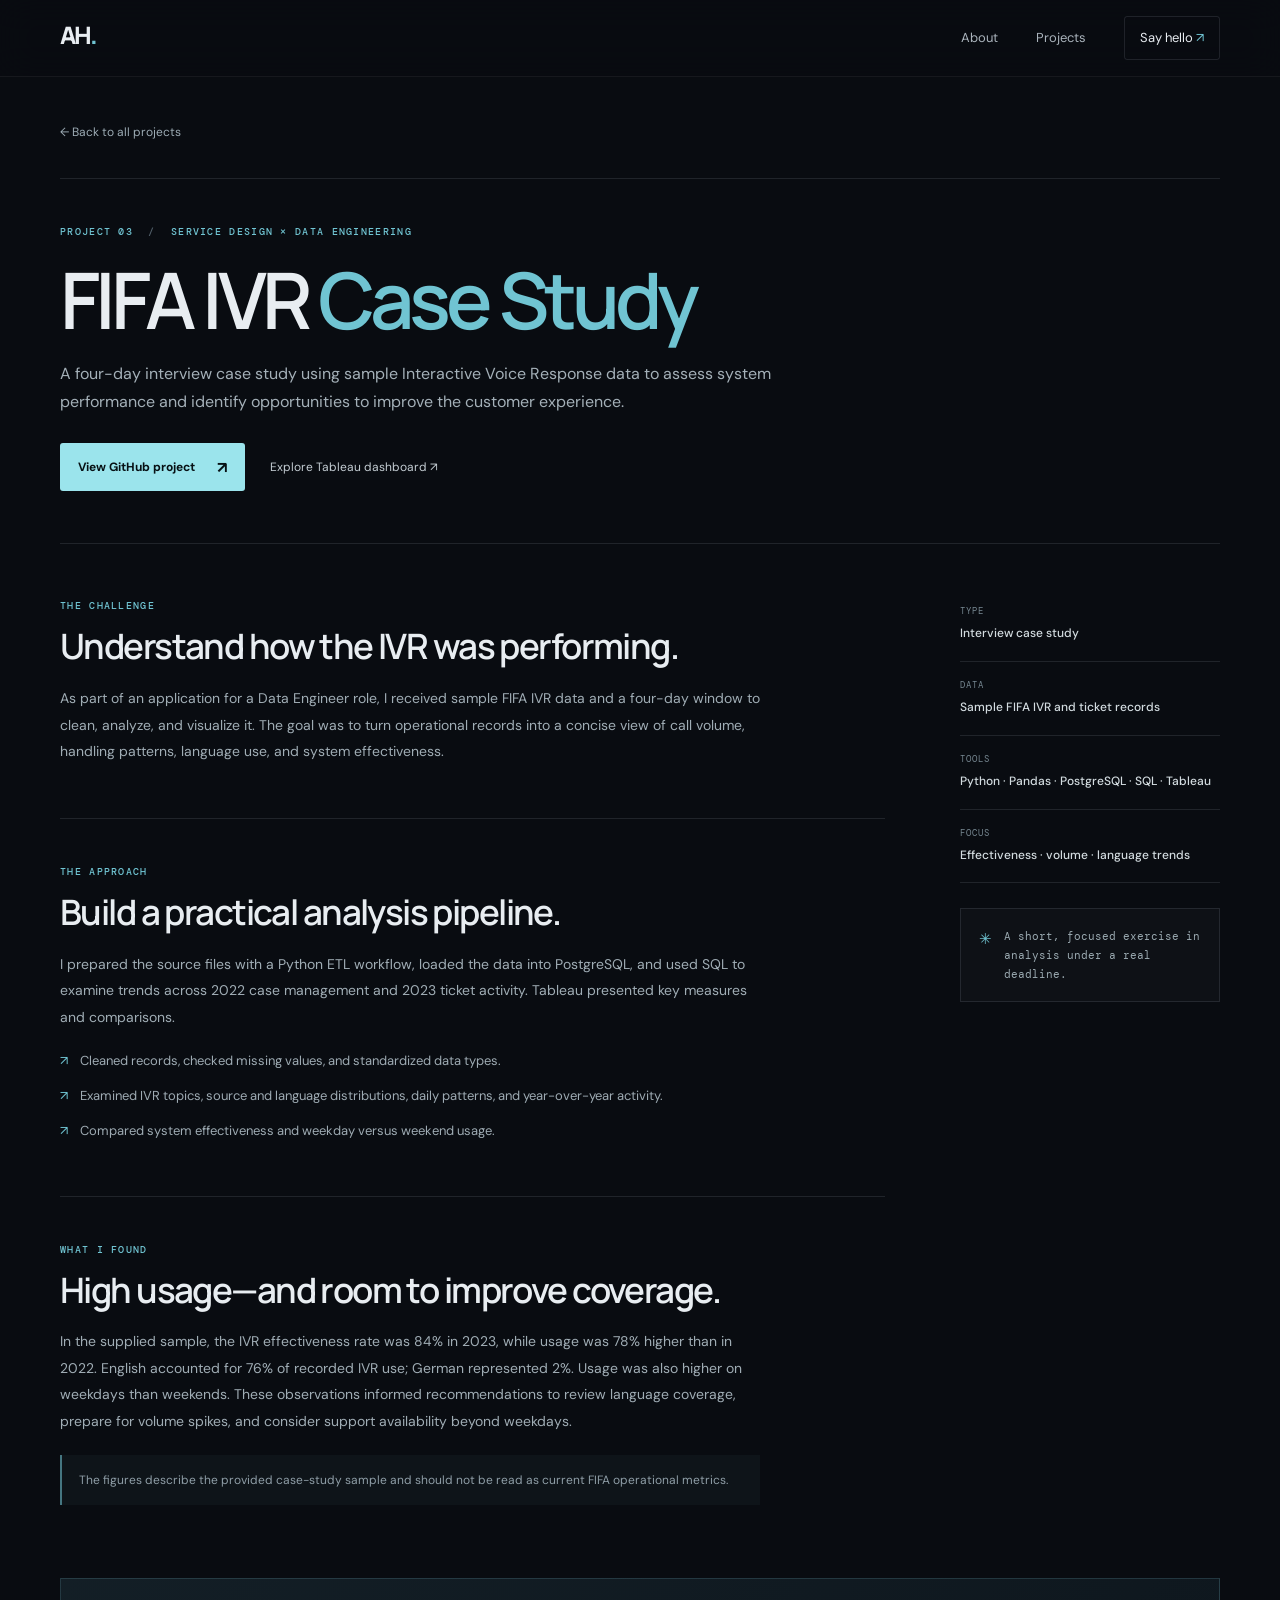
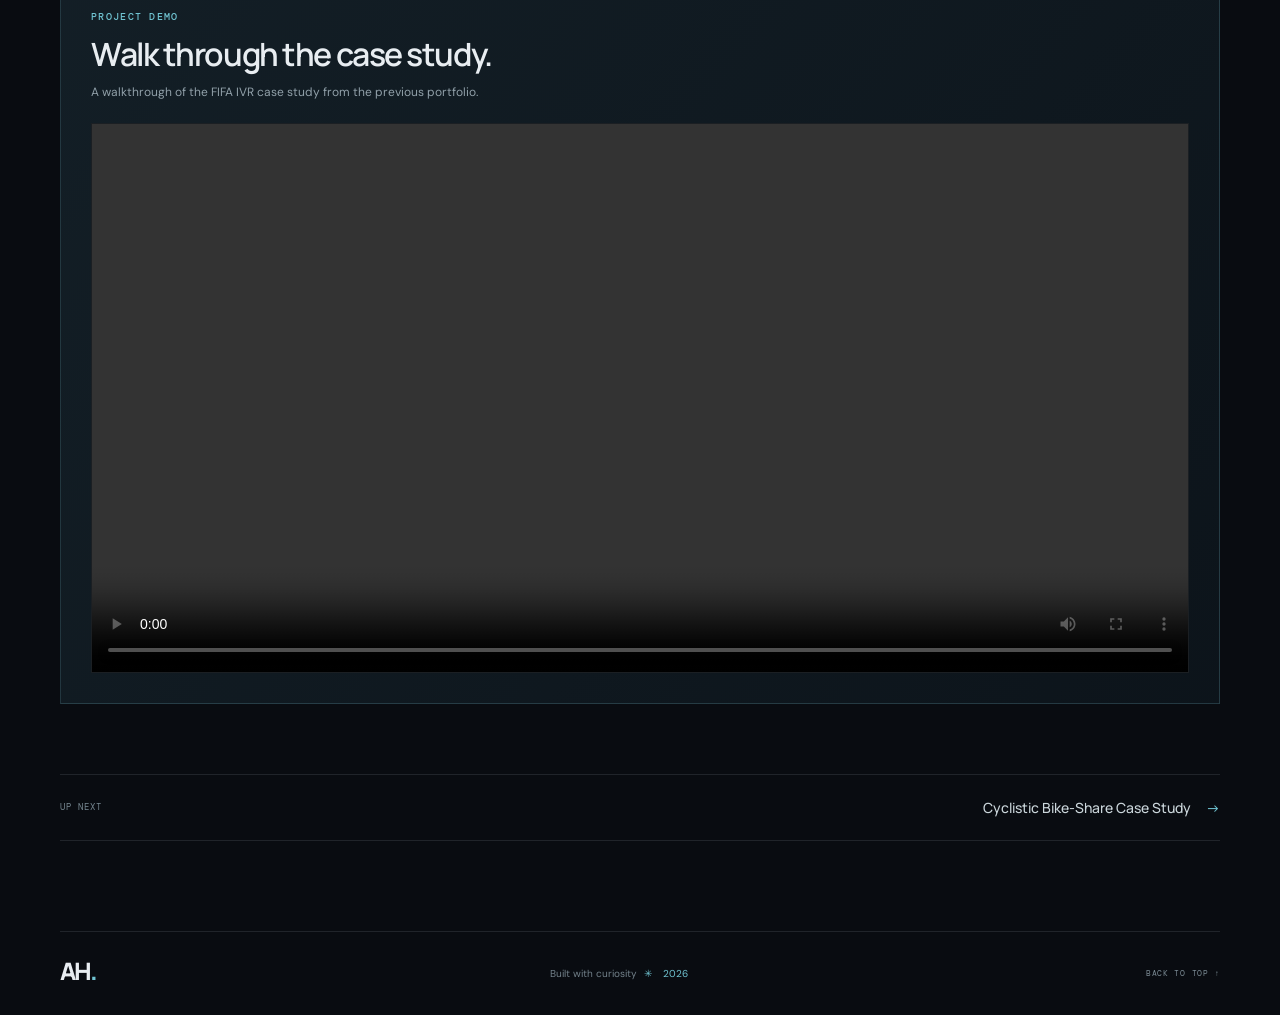
<file: projects/fifa-ivr.html>
<!doctype html>
<html lang="en">
  <head>
    <meta charset="utf-8" /><meta name="viewport" content="width=device-width, initial-scale=1" /><meta name="theme-color" content="#090c11" />
    <meta name="description" content="FIFA IVR case study by Alexander Harris: data cleaning, KPI analysis, and customer support recommendations." />
    <title>FIFA IVR Case Study — Alexander Harris</title>
    <link rel="preconnect" href="https://fonts.googleapis.com" /><link rel="preconnect" href="https://fonts.gstatic.com" crossorigin />
    <link href="https://fonts.googleapis.com/css2?family=DM+Mono:wght@400;500&family=DM+Sans:wght@400;500;600;700&family=Manrope:wght@400;500;600;700;800&display=swap" rel="stylesheet" />
    <link rel="stylesheet" href="../styles.css" /><script src="../script.js" defer></script>
  </head>
  <body class="case-study">
    <a class="skip-link" href="#main">Skip to content</a><header class="site-header" id="top"><nav class="nav shell" aria-label="Main navigation"><a class="brand" href="../index.html" aria-label="Alexander Harris, home"><span class="brand-mark">AH<span>.</span></span></a><button class="menu-toggle" type="button" aria-expanded="false" aria-controls="nav-links" aria-label="Open navigation"><span></span><span></span></button><div class="nav-links" id="nav-links"><a href="../index.html#about">About</a><a href="../index.html#projects">Projects</a><a class="nav-contact" href="mailto:abelchior.harris@gmail.com">Say hello <span aria-hidden="true">↗</span></a></div></nav></header>
    <main id="main" class="case-main shell"><a class="case-back" href="../index.html#projects">← Back to all projects</a>
      <header class="case-hero"><p class="eyebrow">PROJECT 03 <span class="eyebrow-divider">/</span> SERVICE DESIGN × DATA ENGINEERING</p><h1>FIFA IVR <span>Case Study</span></h1><p class="case-lede">A four-day interview case study using sample Interactive Voice Response data to assess system performance and identify opportunities to improve the customer experience.</p><div class="case-actions"><a class="button button-primary" href="https://github.com/Harrisinho17/Fifa-Case-Study" target="_blank" rel="noreferrer">View GitHub project <span aria-hidden="true">↗</span></a><a class="text-link" href="https://public.tableau.com/app/profile/alexander.harris7255/viz/FifaIVRCaseStudy/23TicketAnalysis?publish=yes" target="_blank" rel="noreferrer">Explore Tableau dashboard ↗</a></div></header>
      <div class="case-layout"><article class="case-content"><section><p class="eyebrow">THE CHALLENGE</p><h2>Understand how the IVR was performing.</h2><p>As part of an application for a Data Engineer role, I received sample FIFA IVR data and a four-day window to clean, analyze, and visualize it. The goal was to turn operational records into a concise view of call volume, handling patterns, language use, and system effectiveness.</p></section><section><p class="eyebrow">THE APPROACH</p><h2>Build a practical analysis pipeline.</h2><p>I prepared the source files with a Python ETL workflow, loaded the data into PostgreSQL, and used SQL to examine trends across 2022 case management and 2023 ticket activity. Tableau presented key measures and comparisons.</p><ul class="case-bullets"><li>Cleaned records, checked missing values, and standardized data types.</li><li>Examined IVR topics, source and language distributions, daily patterns, and year-over-year activity.</li><li>Compared system effectiveness and weekday versus weekend usage.</li></ul></section><section><p class="eyebrow">WHAT I FOUND</p><h2>High usage—and room to improve coverage.</h2><p>In the supplied sample, the IVR effectiveness rate was 84% in 2023, while usage was 78% higher than in 2022. English accounted for 76% of recorded IVR use; German represented 2%. Usage was also higher on weekdays than weekends. These observations informed recommendations to review language coverage, prepare for volume spikes, and consider support availability beyond weekdays.</p><p class="case-caveat">The figures describe the provided case-study sample and should not be read as current FIFA operational metrics.</p></section></article><aside class="case-sidebar"><div class="case-fact"><span>TYPE</span><strong>Interview case study</strong></div><div class="case-fact"><span>DATA</span><strong>Sample FIFA IVR and ticket records</strong></div><div class="case-fact"><span>TOOLS</span><strong>Python · Pandas · PostgreSQL · SQL · Tableau</strong></div><div class="case-fact"><span>FOCUS</span><strong>Effectiveness · volume · language trends</strong></div><div class="case-callout"><span aria-hidden="true">✳</span><p>A short, focused exercise in analysis under a real deadline.</p></div></aside></div>
      <section class="case-demo" aria-labelledby="demo-title"><div class="case-demo-heading"><p class="eyebrow">PROJECT DEMO</p><h2 id="demo-title">Walk through the case study.</h2><p>A walkthrough of the FIFA IVR case study from the previous portfolio.</p></div><video controls playsinline preload="metadata" aria-label="FIFA IVR project demo"><source src="https://harrisinho17.github.io/Portfolio/assets/css/images/FifaIVR/Fifa_IVR.mp4" type="video/mp4" />Your browser does not support HTML video. <a href="https://harrisinho17.github.io/Portfolio/assets/css/images/FifaIVR/Fifa_IVR.mp4">Open the video directly</a>.</video></section>
      <nav class="case-next" aria-label="Project navigation"><span>UP NEXT</span><a href="cyclistic.html">Cyclistic Bike-Share Case Study <span aria-hidden="true">→</span></a></nav>
    </main><footer class="footer shell"><a class="brand" href="../index.html" aria-label="Back to home"><span class="brand-mark">AH<span>.</span></span></a><p>Built with curiosity <span aria-hidden="true">✳</span> <span id="year"></span></p><a class="back-top" href="#top">BACK TO TOP ↑</a></footer>
  </body>
</html>
</file>
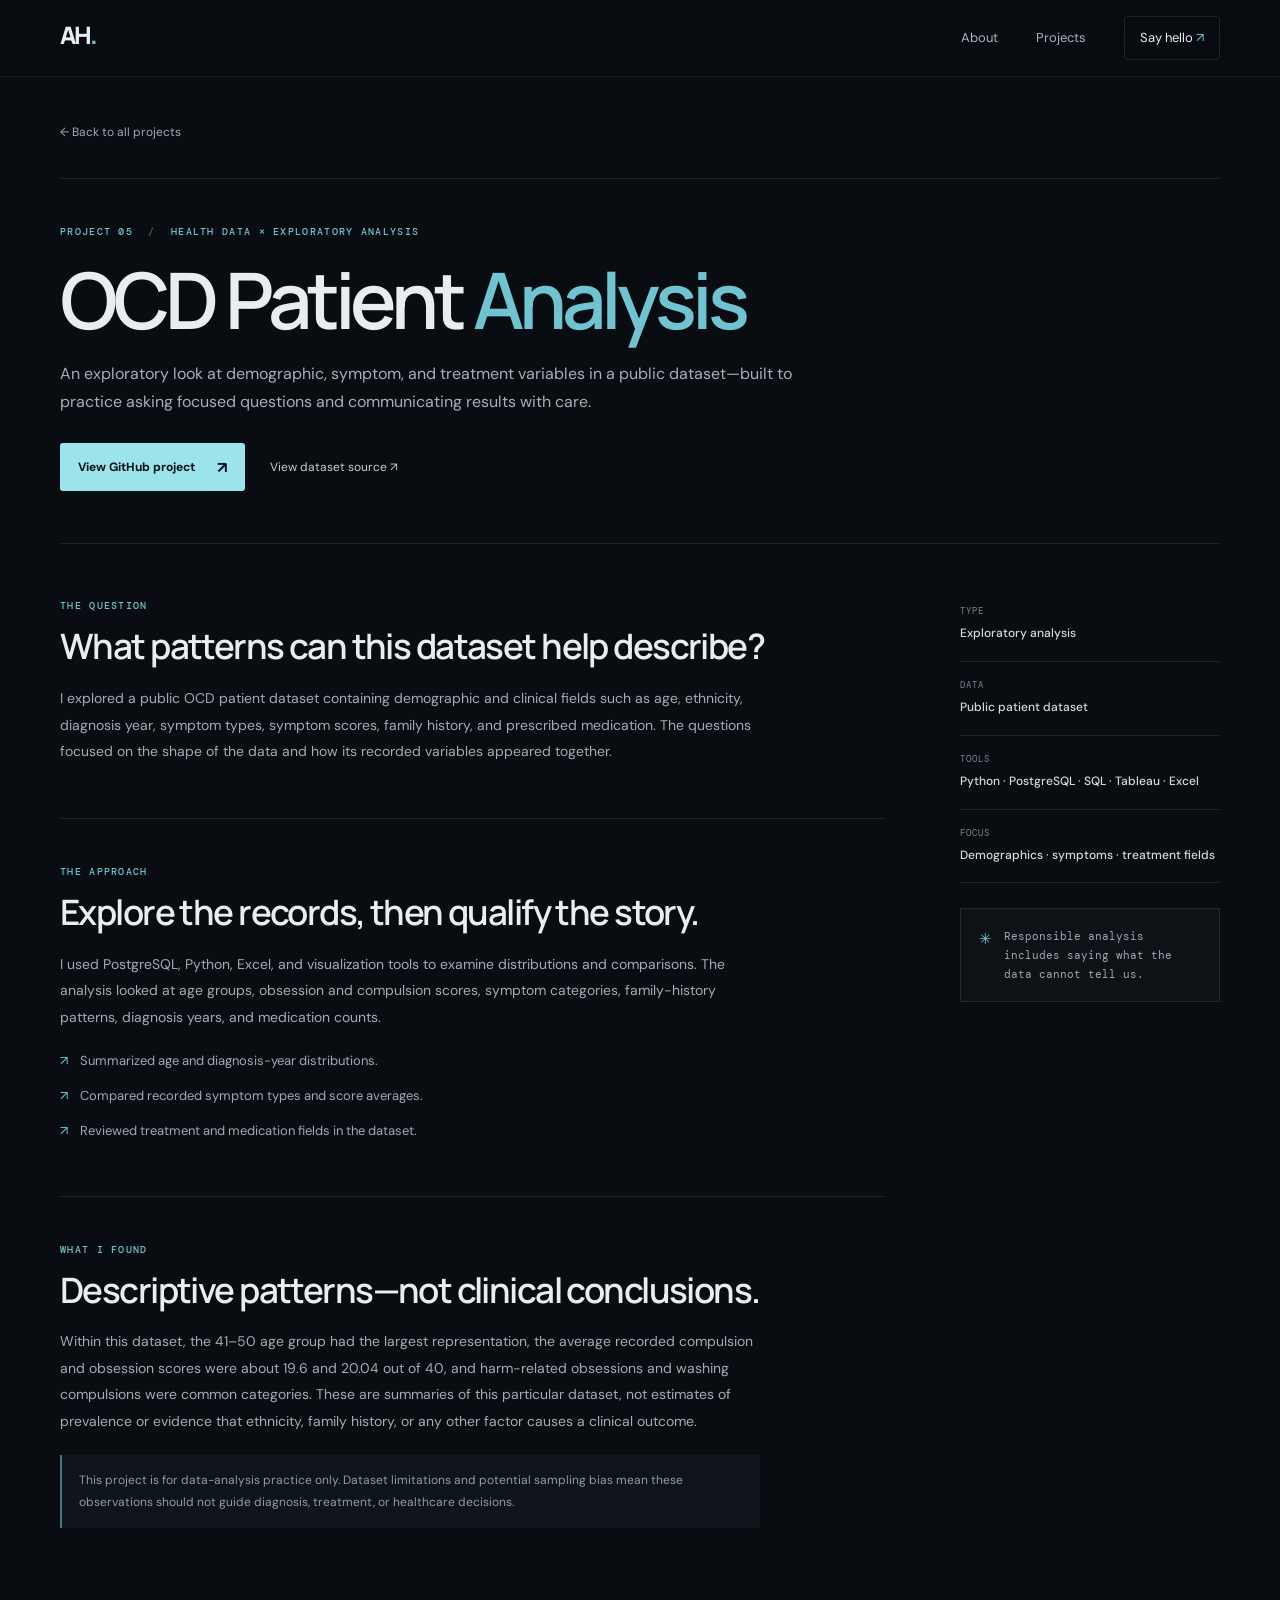
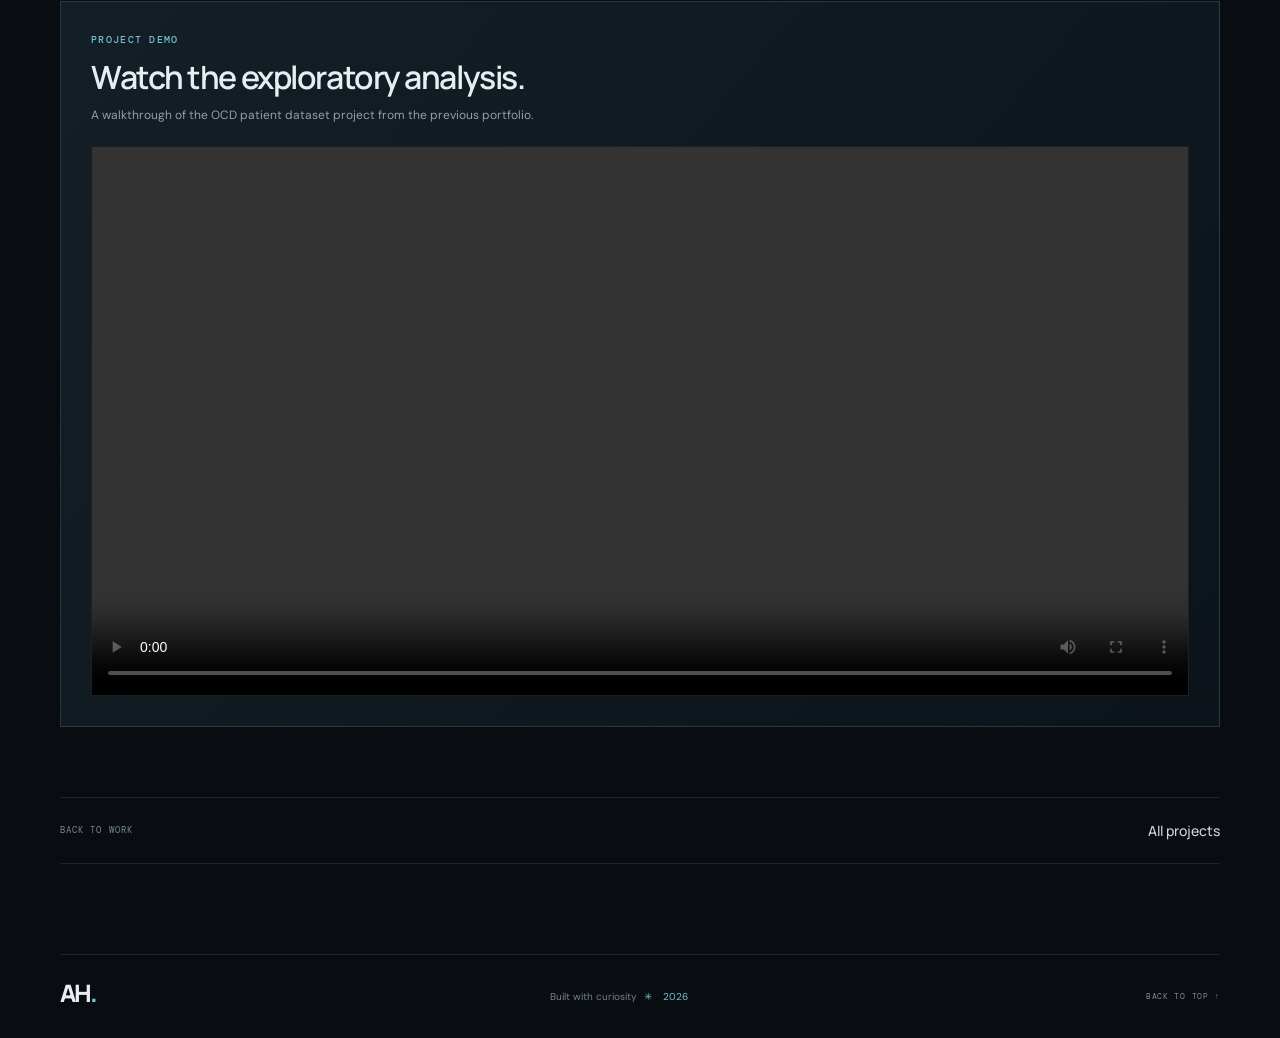
<file: projects/ocd-analysis.html>
<!doctype html>
<html lang="en">
  <head>
    <meta charset="utf-8" /><meta name="viewport" content="width=device-width, initial-scale=1" /><meta name="theme-color" content="#090c11" />
    <meta name="description" content="Exploratory analysis by Alexander Harris of demographic, symptom, and treatment patterns in an OCD patient dataset." />
    <title>OCD Patient Analysis — Alexander Harris</title>
    <link rel="preconnect" href="https://fonts.googleapis.com" /><link rel="preconnect" href="https://fonts.gstatic.com" crossorigin />
    <link href="https://fonts.googleapis.com/css2?family=DM+Mono:wght@400;500&family=DM+Sans:wght@400;500;600;700&family=Manrope:wght@400;500;600;700;800&display=swap" rel="stylesheet" />
    <link rel="stylesheet" href="../styles.css" /><script src="../script.js" defer></script>
  </head>
  <body class="case-study">
    <a class="skip-link" href="#main">Skip to content</a><header class="site-header" id="top"><nav class="nav shell" aria-label="Main navigation"><a class="brand" href="../index.html" aria-label="Alexander Harris, home"><span class="brand-mark">AH<span>.</span></span></a><button class="menu-toggle" type="button" aria-expanded="false" aria-controls="nav-links" aria-label="Open navigation"><span></span><span></span></button><div class="nav-links" id="nav-links"><a href="../index.html#about">About</a><a href="../index.html#projects">Projects</a><a class="nav-contact" href="mailto:abelchior.harris@gmail.com">Say hello <span aria-hidden="true">↗</span></a></div></nav></header>
    <main id="main" class="case-main shell"><a class="case-back" href="../index.html#projects">← Back to all projects</a>
      <header class="case-hero"><p class="eyebrow">PROJECT 05 <span class="eyebrow-divider">/</span> HEALTH DATA × EXPLORATORY ANALYSIS</p><h1>OCD Patient <span>Analysis</span></h1><p class="case-lede">An exploratory look at demographic, symptom, and treatment variables in a public dataset—built to practice asking focused questions and communicating results with care.</p><div class="case-actions"><a class="button button-primary" href="https://github.com/Harrisinho17/OCDPatientAnalysis" target="_blank" rel="noreferrer">View GitHub project <span aria-hidden="true">↗</span></a><a class="text-link" href="https://www.kaggle.com/datasets/ohinhaque/ocd-patient-dataset-demographics-and-clinical-data" target="_blank" rel="noreferrer">View dataset source ↗</a></div></header>
      <div class="case-layout"><article class="case-content"><section><p class="eyebrow">THE QUESTION</p><h2>What patterns can this dataset help describe?</h2><p>I explored a public OCD patient dataset containing demographic and clinical fields such as age, ethnicity, diagnosis year, symptom types, symptom scores, family history, and prescribed medication. The questions focused on the shape of the data and how its recorded variables appeared together.</p></section><section><p class="eyebrow">THE APPROACH</p><h2>Explore the records, then qualify the story.</h2><p>I used PostgreSQL, Python, Excel, and visualization tools to examine distributions and comparisons. The analysis looked at age groups, obsession and compulsion scores, symptom categories, family-history patterns, diagnosis years, and medication counts.</p><ul class="case-bullets"><li>Summarized age and diagnosis-year distributions.</li><li>Compared recorded symptom types and score averages.</li><li>Reviewed treatment and medication fields in the dataset.</li></ul></section><section><p class="eyebrow">WHAT I FOUND</p><h2>Descriptive patterns—not clinical conclusions.</h2><p>Within this dataset, the 41–50 age group had the largest representation, the average recorded compulsion and obsession scores were about 19.6 and 20.04 out of 40, and harm-related obsessions and washing compulsions were common categories. These are summaries of this particular dataset, not estimates of prevalence or evidence that ethnicity, family history, or any other factor causes a clinical outcome.</p><p class="case-caveat">This project is for data-analysis practice only. Dataset limitations and potential sampling bias mean these observations should not guide diagnosis, treatment, or healthcare decisions.</p></section></article><aside class="case-sidebar"><div class="case-fact"><span>TYPE</span><strong>Exploratory analysis</strong></div><div class="case-fact"><span>DATA</span><strong>Public patient dataset</strong></div><div class="case-fact"><span>TOOLS</span><strong>Python · PostgreSQL · SQL · Tableau · Excel</strong></div><div class="case-fact"><span>FOCUS</span><strong>Demographics · symptoms · treatment fields</strong></div><div class="case-callout"><span aria-hidden="true">✳</span><p>Responsible analysis includes saying what the data cannot tell us.</p></div></aside></div><section class="case-demo" aria-labelledby="demo-title"><div class="case-demo-heading"><p class="eyebrow">PROJECT DEMO</p><h2 id="demo-title">Watch the exploratory analysis.</h2><p>A walkthrough of the OCD patient dataset project from the previous portfolio.</p></div><video controls playsinline preload="metadata" aria-label="OCD analysis project demo"><source src="https://harrisinho17.github.io/Portfolio/assets/css/images/OCDAnalysis/OCD%20Demo.mp4" type="video/mp4" />Your browser does not support HTML video. <a href="https://harrisinho17.github.io/Portfolio/assets/css/images/OCDAnalysis/OCD%20Demo.mp4">Open the video directly</a>.</video></section>
      <nav class="case-next" aria-label="Project navigation"><span>BACK TO WORK</span><a href="../index.html#projects">All projects</a></nav>
    </main><footer class="footer shell"><a class="brand" href="../index.html" aria-label="Back to home"><span class="brand-mark">AH<span>.</span></span></a><p>Built with curiosity <span aria-hidden="true">✳</span> <span id="year"></span></p><a class="back-top" href="#top">BACK TO TOP ↑</a></footer>
  </body>
</html>
</file>
<file: styles.css>
:root {
  color-scheme: dark;
  --ink: #090c11;
  --ink-soft: #0e131a;
  --panel: #121920;
  --panel-light: #18212a;
  --line: rgba(215, 228, 239, .11);
  --text: #e8edf1;
  --muted: #9aa8b2;
  --subtle: #64737e;
  --blue: #70c4d2;
  --blue-bright: #9be4ec;
  --green: #b7c8a4;
  --mono: 'DM Mono', monospace;
  --sans: 'DM Sans', sans-serif;
  --display: 'Manrope', sans-serif;
  --max-width: 1160px;
}

* { box-sizing: border-box; }
html { scroll-behavior: smooth; scroll-padding-top: 88px; }
body { margin: 0; background: var(--ink); color: var(--text); font-family: var(--sans); font-size: 15px; line-height: 1.7; -webkit-font-smoothing: antialiased; }
::selection { color: var(--ink); background: var(--blue-bright); }
a { color: inherit; text-decoration: none; }
button { font: inherit; }
.shell { width: min(var(--max-width), calc(100% - 64px)); margin-inline: auto; }
.skip-link { position: fixed; z-index: 20; top: 10px; left: 10px; padding: 10px 16px; color: var(--ink); background: var(--blue-bright); transform: translateY(-150%); }
.skip-link:focus { transform: translateY(0); }

.site-header { position: sticky; z-index: 10; top: 0; border-bottom: 1px solid rgba(255,255,255,.055); background: rgba(9,12,17,.83); backdrop-filter: blur(18px); }
.nav { min-height: 76px; display: flex; align-items: center; justify-content: space-between; }
.brand-mark { font: 800 24px/1 var(--display); letter-spacing: -.09em; }
.brand-mark span { color: var(--blue); }
.nav-links { display: flex; align-items: center; gap: 38px; color: #aab4bc; font-size: 13px; }
.nav-links a { transition: color .2s ease; }
.nav-links a:hover, .nav-links a:focus-visible { color: var(--blue-bright); }
.nav-links .nav-contact { padding: 10px 15px; border: 1px solid var(--line); border-radius: 3px; color: var(--text); }
.nav-contact span, .text-link span, .inline-link span { color: var(--blue); }
.menu-toggle { display: none; }

.hero { min-height: 670px; position: relative; display: grid; grid-template-columns: 1.08fr .92fr; align-items: center; padding-top: 26px; padding-bottom: 86px; }
.hero-copy { position: relative; z-index: 2; padding-top: 5px; }
.eyebrow { margin: 0 0 24px; color: var(--blue); font: 500 10px/1.5 var(--mono); letter-spacing: .13em; }
.status-dot { display: inline-block; width: 7px; height: 7px; margin-right: 8px; border-radius: 50%; background: var(--blue); box-shadow: 0 0 12px rgba(112,196,210,.65); vertical-align: 1px; }
.eyebrow-divider { margin-inline: 8px; color: #53616b; }
h1, h2, h3, p { margin-top: 0; }
.hero h1 { margin: 0 0 22px; font: 600 clamp(45px, 5.2vw, 72px)/1.1 var(--display); letter-spacing: -.065em; }
.hero h1 span, .section-heading h2 span, .section-top h2 span, .contact h2 span { color: var(--blue); }
.hero-intro { max-width: 440px; margin-bottom: 31px; color: #aab6be; font-size: 16px; line-height: 1.8; }
.hero-actions { display: flex; align-items: center; gap: 27px; }
.button { min-height: 48px; display: inline-flex; align-items: center; justify-content: center; gap: 22px; padding: 0 18px; border-radius: 3px; font-size: 12px; font-weight: 700; transition: transform .2s, background .2s; }
.button:hover { transform: translateY(-2px); }
.button-primary { color: #071014; background: var(--blue-bright); }
.button-primary:hover { background: #c1f1f3; }
.button-primary span { font-size: 16px; }
.text-link, .inline-link { color: #c4cdd3; font-size: 12px; }
.text-link:hover, .inline-link:hover { color: white; }
.hero-socials { display: flex; align-items: center; gap: 10px; margin-top: 44px; }
.hero-socials a { width: 32px; height: 32px; display: grid; place-items: center; border: 1px solid rgba(220,236,245,.16); border-radius: 50%; color: #c0cbd2; font: 500 10px var(--mono); transition: border .2s, color .2s; }
.hero-socials a:hover { border-color: var(--blue); color: var(--blue-bright); }
.social-caption { margin-left: 5px; color: var(--subtle); font-size: 11px; }

.hero-art { height: 480px; position: relative; display: grid; place-items: center; isolation: isolate; }
.art-halo { position: absolute; z-index: -2; width: min(440px, 100%); aspect-ratio: 1; border-radius: 50%; background: radial-gradient(circle, rgba(48,116,132,.18), rgba(31,67,81,.08) 47%, transparent 70%); }
.planet { width: 252px; aspect-ratio: 1; position: relative; overflow: hidden; border-radius: 50%; background: radial-gradient(circle at 34% 30%, #b7e5df 0, #68b7c2 19%, #2a778d 48%, #153b58 73%, #101e34 100%); box-shadow: inset -26px -22px 48px rgba(2,8,18,.62), inset 12px 10px 27px rgba(190,243,235,.16), 0 0 80px rgba(53,155,177,.18); }
.planet::before, .planet::after { content: ''; position: absolute; border-radius: 48% 52% 64% 36% / 54% 37% 63% 46%; background: linear-gradient(140deg, rgba(189,205,151,.9), rgba(105,144,122,.78) 58%, rgba(32,85,92,.42)); filter: blur(1px); }
.planet::before { width: 50%; height: 31%; top: 19%; left: 11%; transform: rotate(-31deg); }
.planet::after { width: 44%; height: 25%; right: 4%; bottom: 23%; transform: rotate(23deg); opacity: .73; }
.planet-shine { position: absolute; z-index: 1; inset: 0; border-radius: inherit; background: linear-gradient(119deg, transparent 31%, rgba(225,255,255,.14) 47%, transparent 64%); }
.planet-land { position: absolute; z-index: 2; width: 26%; height: 13%; left: 34%; bottom: 14%; border-radius: 56% 44% 34% 66%; background: rgba(174,199,151,.65); transform: rotate(-17deg); filter: blur(1px); }
.orbit { position: absolute; width: 410px; height: 160px; border: 1px solid rgba(128,203,214,.34); border-radius: 50%; transform: rotate(-30deg); }
.orbit-one { width: 445px; height: 170px; }
.orbit-two { width: 402px; height: 260px; border-color: rgba(168,185,194,.17); transform: rotate(57deg); }
.orbit span { position: absolute; top: 50%; left: 6%; width: 8px; height: 8px; border: 2px solid var(--blue-bright); border-radius: 50%; background: var(--ink); box-shadow: 0 0 15px var(--blue); }
.orbit-two span { top: 11%; left: 76%; width: 5px; height: 5px; background: var(--blue); }
.art-star { position: absolute; color: #d3eff0; }
.star-one { top: 83px; right: 105px; font-size: 16px; }
.star-two { top: 145px; left: 82px; color: var(--blue); font-size: 13px; }
.star-three { right: 35px; bottom: 130px; font-size: 20px; }
.art-label { position: absolute; padding: 8px 11px; border: 1px solid rgba(206,227,234,.16); background: rgba(9,15,21,.78); color: #bdc9ce; font: 9px var(--mono); letter-spacing: .08em; backdrop-filter: blur(5px); }
.label-data { top: 86px; left: 4px; }
.label-nature { right: -2px; bottom: 99px; font: 11px var(--sans); letter-spacing: 0; }
.label-nature span { margin-left: 12px; color: var(--blue); }
.label-dot { display: inline-block; width: 5px; height: 5px; margin-right: 7px; border-radius: 50%; background: var(--blue); vertical-align: 1px; }
.art-coordinate { position: absolute; right: 26px; top: 29px; color: #71838e; font: 9px var(--mono); letter-spacing: .08em; }
.scroll-cue { position: absolute; bottom: 22px; left: 0; display: flex; align-items: center; gap: 12px; color: #77868f; font: 9px var(--mono); letter-spacing: .12em; }
.scroll-line { width: 34px; height: 1px; background: var(--blue); }

.section-pad { padding-block: 112px; }
.about { border-block: 1px solid rgba(255,255,255,.055); background: linear-gradient(110deg, #0d1318, #10171d 55%, #0c1117); }
.about-grid { display: grid; grid-template-columns: 1fr 1fr; column-gap: 92px; row-gap: 36px; align-items: start; }
.section-heading h2, .section-top h2, .contact h2 { margin: 0; font: 600 clamp(32px, 4vw, 49px)/1.2 var(--display); letter-spacing: -.055em; }
.about-body { padding-top: 8px; }
.about-body p { margin-bottom: 17px; color: #9eabb3; font-size: 14px; line-height: 1.9; }
.about-body .about-lede { color: #e2e8eb; font-size: 18px; line-height: 1.65; }
.inline-link { display: inline-block; margin-top: 12px; padding-bottom: 5px; border-bottom: 1px solid rgba(112,196,210,.35); }
.about-note { grid-column: 2; display: flex; align-items: center; gap: 13px; padding: 19px 21px; border: 1px solid var(--line); background: rgba(255,255,255,.018); }
.note-icon { color: var(--blue); font-size: 17px; }
.about-note p { flex: 1; margin: 0; color: #c6d0d5; font: 500 12px var(--mono); }
.note-index { color: var(--subtle); font: 8px var(--mono); letter-spacing: .1em; }

.interests { background: #090c11; }
.section-top { display: flex; justify-content: space-between; align-items: end; gap: 25px; margin-bottom: 40px; }
.section-top .eyebrow { margin-bottom: 17px; }
.section-aside { margin: 0 1px 5px 0; color: #788791; font-size: 12px; line-height: 1.8; }
.interest-grid { display: grid; grid-template-columns: repeat(3, 1fr); gap: 14px; }
.interest-card { min-height: 246px; position: relative; overflow: hidden; padding: 26px 26px 23px; border: 1px solid var(--line); background: var(--panel); transition: border-color .25s, transform .25s; }
.interest-card:hover { transform: translateY(-4px); border-color: rgba(112,196,210,.42); }
.interest-card::after { content: ''; position: absolute; width: 150px; height: 150px; right: -45px; bottom: -73px; border: 1px solid rgba(148,205,211,.13); border-radius: 50%; box-shadow: 0 0 0 18px rgba(148,205,211,.025), 0 0 0 38px rgba(148,205,211,.02); }
.interest-number { color: #677984; font: 9px var(--mono); }
.interest-symbol { position: absolute; top: 19px; right: 24px; color: var(--blue); font-size: 24px; }
.interest-card h3 { margin: 34px 0 7px; font: 600 18px var(--display); letter-spacing: -.03em; }
.interest-card p { max-width: 260px; margin: 0; color: #8d9ba4; font-size: 12px; line-height: 1.75; }
.interest-tag { position: absolute; bottom: 21px; color: #657681; font: 8px var(--mono); letter-spacing: .12em; }
.interest-ocean { background: radial-gradient(ellipse at 100% 0, rgba(34,112,131,.2), transparent 54%), var(--panel); }
.interest-travel { background: radial-gradient(ellipse at 100% 0, rgba(158,131,84,.13), transparent 54%), var(--panel); }
.interest-green { background: radial-gradient(ellipse at 100% 0, rgba(112,143,98,.17), transparent 54%), var(--panel); }
.interest-data { background: radial-gradient(ellipse at 100% 0, rgba(67,117,148,.18), transparent 54%), var(--panel); }
.interest-anime { background: radial-gradient(ellipse at 100% 0, rgba(134,94,152,.17), transparent 54%), var(--panel); }
.interest-soccer { background: radial-gradient(ellipse at 100% 0, rgba(104,144,96,.14), transparent 54%), var(--panel); }

.projects { border-block: 1px solid rgba(255,255,255,.055); background: #0d1218; }
.project-list { border-top: 1px solid var(--line); }
.project-card { display: grid; grid-template-columns: 70px 1fr 200px; align-items: center; gap: 23px; min-height: 164px; padding: 27px 15px; border-bottom: 1px solid var(--line); transition: padding .25s, background .25s; }
.project-card:hover { padding-inline: 23px; background: rgba(255,255,255,.018); }
.project-count { align-self: start; padding-top: 4px; color: #62727e; font: 11px var(--mono); }
.project-type { margin: 0 0 7px; color: var(--blue); font: 9px var(--mono); letter-spacing: .11em; }
.project-content h3 { margin: 0 0 5px; font: 600 20px var(--display); letter-spacing: -.035em; }
.project-content > p:not(.project-type) { max-width: 570px; margin: 0; color: #8e9ba4; font-size: 12px; line-height: 1.75; }
.project-content > .project-stack { margin-top: 10px !important; color: #6f828d !important; font: 8px var(--mono) !important; letter-spacing: .08em; }
.project-meta { display: flex; flex-direction: column; align-items: flex-end; justify-content: center; gap: 17px; }
.project-status { color: #9bab9f; font: 8px var(--mono); letter-spacing: .07em; white-space: nowrap; }
.project-status i { display: inline-block; width: 5px; height: 5px; margin-right: 7px; border-radius: 50%; background: #9fbe9c; vertical-align: 1px; }
.project-links { display: flex; flex-wrap: wrap; justify-content: flex-end; gap: 14px; }
.project-links a { padding-bottom: 2px; border-bottom: 1px solid rgba(112,196,210,.32); color: #9bcbd2; font: 8px var(--mono); transition: color .2s, border-color .2s; }
.project-links a:hover { border-color: var(--blue-bright); color: var(--blue-bright); }
.project-footnote { margin: 24px 0 0; color: #85939c; font-size: 11px; }
.project-footnote > span { margin-right: 8px; color: var(--blue); }
.project-footnote a { color: var(--blue-bright); border-bottom: 1px solid rgba(112,196,210,.4); }

.contact { padding-top: 105px; padding-bottom: 98px; }
.contact-panel { min-height: 330px; position: relative; overflow: hidden; display: flex; align-items: center; padding: 58px 65px; border: 1px solid rgba(123,191,202,.22); background: radial-gradient(ellipse at 88% 52%, rgba(36,105,124,.2), transparent 43%), linear-gradient(112deg, #121920, #101820 60%, #10202a); }
.contact-content { position: relative; z-index: 1; max-width: 590px; }
.contact-content .eyebrow { margin-bottom: 17px; }
.contact h2 { font-size: clamp(36px, 5vw, 54px); }
.contact-content > p:not(.eyebrow) { max-width: 480px; margin: 16px 0 22px; color: #9baab3; font-size: 13px; line-height: 1.8; }
.contact-availability { position: absolute; right: 27px; bottom: 24px; color: #83939b; font: 8px var(--mono); letter-spacing: .09em; }
.contact-availability .status-dot { width: 6px; height: 6px; }
.contact-orbit { width: 260px; height: 260px; position: absolute; right: 5%; top: 50%; border: 1px solid rgba(125,194,207,.18); border-radius: 50%; transform: translateY(-50%); }
.contact-orbit::before, .contact-orbit::after { content: ''; position: absolute; inset: 22px; border: 1px solid rgba(125,194,207,.13); border-radius: 50%; }
.contact-orbit::after { inset: 52px; }
.contact-orbit span { width: 72px; height: 72px; position: absolute; top: 50%; left: 50%; border-radius: 50%; background: radial-gradient(circle at 35% 30%, #a9e3df, #307c90 67%, #17384c); box-shadow: 0 0 42px rgba(75,173,190,.25); transform: translate(-50%, -50%); }
.contact-orbit i { width: 7px; height: 7px; position: absolute; top: 30px; right: 50px; border-radius: 50%; background: var(--blue-bright); box-shadow: 0 0 12px var(--blue); }
.footer { min-height: 84px; display: flex; align-items: center; justify-content: space-between; border-top: 1px solid var(--line); }
.footer p { margin: 0; color: #74838c; font-size: 10px; }
.footer p span { padding-inline: 4px; color: var(--blue); }
.back-top { color: #7b8b94; font: 8px var(--mono); letter-spacing: .09em; transition: color .2s; }
.back-top:hover { color: var(--blue-bright); }

.reveal { opacity: 0; transform: translateY(18px); transition: opacity .65s ease, transform .65s ease; }
.reveal.is-visible { opacity: 1; transform: translateY(0); }
.interest-card:nth-child(2), .project-card:nth-child(2) { transition-delay: .08s; }
.interest-card:nth-child(3), .project-card:nth-child(3) { transition-delay: .16s; }
.interest-card:nth-child(5) { transition-delay: .08s; }
.interest-card:nth-child(6) { transition-delay: .16s; }

@media (max-width: 900px) {
  .hero { min-height: 610px; grid-template-columns: 1fr .8fr; }
  .hero-art { transform: scale(.83); margin-inline: -35px; }
  .about-grid { column-gap: 45px; }
  .project-card { grid-template-columns: 42px 1fr 158px; gap: 15px; }
  .project-status { font-size: 7px; }
}
@media (max-width: 680px) {
  html { scroll-padding-top: 72px; }
  .shell { width: min(100% - 40px, var(--max-width)); }
  .nav { min-height: 68px; }
  .menu-toggle { width: 40px; height: 40px; display: flex; flex-direction: column; align-items: center; justify-content: center; gap: 6px; border: 1px solid var(--line); border-radius: 3px; background: transparent; }
  .menu-toggle span { width: 16px; height: 1px; background: var(--text); transition: transform .2s; }
  .menu-toggle[aria-expanded="true"] span:first-child { transform: translateY(3.5px) rotate(45deg); }
  .menu-toggle[aria-expanded="true"] span:last-child { transform: translateY(-3.5px) rotate(-45deg); }
  .nav-links { position: absolute; top: 67px; right: 0; left: 0; display: none; flex-direction: column; align-items: stretch; gap: 0; padding: 9px 20px 19px; border-bottom: 1px solid var(--line); background: rgba(9,12,17,.97); }
  .nav-links.is-open { display: flex; }
  .nav-links a { padding: 13px 4px; border-bottom: 1px solid rgba(255,255,255,.05); }
  .nav-links .nav-contact { margin-top: 9px; padding-inline: 12px; border: 1px solid var(--line); text-align: center; }
  .hero { min-height: auto; grid-template-columns: 1fr; padding-top: 74px; padding-bottom: 82px; }
  .hero h1 { font-size: clamp(43px, 11vw, 61px); }
  .hero-intro { max-width: 440px; font-size: 14px; }
  .hero-art { width: min(100%, 430px); height: 350px; justify-self: center; margin: 8px 0 0; transform: scale(.82); }
  .planet { width: 215px; }
  .orbit-one { width: 390px; height: 150px; }
  .orbit-two { width: 350px; height: 220px; }
  .label-data { left: 0; }
  .label-nature { right: -4px; }
  .art-coordinate { right: 8px; }
  .scroll-cue { bottom: 25px; }
  .section-pad { padding-block: 78px; }
  .about-grid { grid-template-columns: 1fr; gap: 24px; }
  .about-body { padding-top: 0; }
  .about-note { grid-column: 1; }
  .section-top { display: block; margin-bottom: 29px; }
  .section-top h2 { font-size: 35px; }
  .section-aside { margin-top: 16px; }
  .interest-grid { grid-template-columns: repeat(2, minmax(0, 1fr)); gap: 10px; }
  .interest-card { min-height: 235px; padding: 20px 17px; }
  .interest-symbol { top: 16px; right: 17px; }
  .interest-card h3 { margin-top: 34px; font-size: 16px; }
  .interest-card p { font-size: 11px; }
  .interest-tag { bottom: 17px; font-size: 7px; }
  .project-card { min-height: 0; grid-template-columns: 30px 1fr; gap: 11px; padding: 24px 3px; }
  .project-card:hover { padding-inline: 8px; }
  .project-content h3 { font-size: 18px; }
  .project-meta { grid-column: 2; flex-direction: row; align-items: center; justify-content: space-between; gap: 12px; margin-top: 6px; }
  .project-status { font-size: 7px; }
  .project-links { gap: 10px; }
  .project-links a { font-size: 7px; }
  .contact { padding-block: 70px; }
  .contact-panel { min-height: 355px; padding: 38px 26px 58px; }
  .contact-orbit { right: -80px; opacity: .6; }
  .contact-availability { right: 17px; bottom: 17px; font-size: 7px; }
  .footer { min-height: 76px; }
  .footer p { font-size: 9px; }
  .back-top { font-size: 7px; }
}
@media (max-width: 380px) {
  .shell { width: calc(100% - 32px); }
  .hero-actions { align-items: flex-start; flex-direction: column; gap: 17px; }
  .hero-socials { margin-top: 30px; }
  .interest-grid { grid-template-columns: 1fr; }
  .interest-card { min-height: 205px; }
  .note-index { display: none; }
  .footer { gap: 10px; }
}
@media (prefers-reduced-motion: reduce) {
  *, *::before, *::after { scroll-behavior: auto !important; animation-duration: .01ms !important; animation-iteration-count: 1 !important; transition-duration: .01ms !important; }
  .reveal { opacity: 1; transform: none; }
}

.project-content h3 a { transition: color .2s ease; }
.project-content h3 a:hover { color: var(--blue-bright); }
.project-content h3 a span { color: var(--blue); font-size: .75em; }

.case-main { padding-top: 42px; padding-bottom: 90px; }
.case-back { display: inline-block; margin-bottom: 36px; color: #9cabb4; font-size: 12px; transition: color .2s; }
.case-back:hover { color: var(--blue-bright); }
.case-hero { padding: 45px 0 52px; border-top: 1px solid var(--line); border-bottom: 1px solid var(--line); }
.case-hero .eyebrow { margin-bottom: 18px; }
.case-hero h1 { max-width: 850px; margin: 0 0 18px; font: 600 clamp(43px, 7vw, 78px)/1.08 var(--display); letter-spacing: -.065em; }
.case-hero h1 span { color: var(--blue); }
.case-lede { max-width: 760px; margin: 0; color: #a4b0b8; font-size: 16px; line-height: 1.8; }
.case-actions { display: flex; align-items: center; flex-wrap: wrap; gap: 25px; margin-top: 26px; }
.case-layout { display: grid; grid-template-columns: minmax(0, 1fr) 260px; gap: 75px; padding-top: 54px; }
.case-content section + section { margin-top: 53px; padding-top: 45px; border-top: 1px solid var(--line); }
.case-content .eyebrow { margin-bottom: 12px; }
.case-content h2 { margin: 0 0 16px; font: 600 clamp(25px, 3.2vw, 35px)/1.25 var(--display); letter-spacing: -.045em; }
.case-content section > p:not(.eyebrow) { max-width: 700px; margin-bottom: 15px; color: #a0adb5; font-size: 14px; line-height: 1.9; }
.case-bullets { display: grid; gap: 12px; margin: 20px 0 0; padding: 0; list-style: none; }
.case-bullets li { position: relative; padding-left: 20px; color: #9eabb3; font-size: 13px; line-height: 1.75; }
.case-bullets li::before { content: '↗'; position: absolute; left: 0; color: var(--blue); }
.case-caveat { margin-top: 20px !important; padding: 14px 17px; border-left: 2px solid rgba(112,196,210,.56); background: rgba(112,196,210,.045); color: #8f9ea7 !important; font-size: 12px !important; }
.case-sidebar { align-self: start; padding: 7px 0; }
.case-fact { display: grid; gap: 7px; padding: 17px 0; border-bottom: 1px solid var(--line); }
.case-fact:first-child { padding-top: 0; }
.case-fact span, .case-next > span { color: #778892; font: 9px var(--mono); letter-spacing: .12em; }
.case-fact strong { color: #d3dce0; font-size: 12px; font-weight: 500; line-height: 1.65; }
.case-callout { display: flex; gap: 12px; margin-top: 25px; padding: 18px; border: 1px solid var(--line); background: rgba(255,255,255,.018); }
.case-callout span { color: var(--blue); }
.case-callout p { margin: 0; color: #9baab1; font: 11px/1.7 var(--mono); }
.case-demo { margin-top: 58px; padding: 30px; border: 1px solid rgba(123,191,202,.2); background: linear-gradient(130deg, rgba(20,31,39,.95), rgba(13,20,27,.95)); }
.case-demo-heading { margin-bottom: 20px; }
.case-demo-heading .eyebrow { margin-bottom: 10px; }
.case-demo-heading h2 { margin: 0 0 8px; font: 600 clamp(24px, 3vw, 32px)/1.25 var(--display); letter-spacing: -.045em; }
.case-demo-heading > p:last-child { margin: 0; color: #91a0a9; font-size: 12px; }
.case-demo video { display: block; width: 100%; max-height: 680px; border: 1px solid rgba(220,236,245,.1); background: #05080b; }
.case-next { display: flex; align-items: center; justify-content: space-between; gap: 20px; margin-top: 70px; padding: 23px 0; border-top: 1px solid var(--line); border-bottom: 1px solid var(--line); }
.case-next a { color: #cbd6db; font: 500 14px var(--display); transition: color .2s; }
.case-next a:hover { color: var(--blue-bright); }
.case-next a span { margin-left: 12px; color: var(--blue); }

@media (max-width: 760px) {
  .case-main { padding-top: 28px; padding-bottom: 65px; }
  .case-back { margin-bottom: 24px; }
  .case-hero { padding: 34px 0 39px; }
  .case-lede { font-size: 14px; }
  .case-layout { grid-template-columns: 1fr; gap: 39px; padding-top: 39px; }
  .case-sidebar { display: grid; grid-template-columns: repeat(2, minmax(0, 1fr)); gap: 0 20px; }
  .case-callout { grid-column: 1 / -1; }
  .case-content section + section { margin-top: 39px; padding-top: 34px; }
  .case-demo { margin-top: 40px; padding: 20px; }
  .case-next { margin-top: 45px; }
}
@media (max-width: 420px) {
  .case-actions { align-items: flex-start; flex-direction: column; gap: 15px; }
  .case-sidebar { grid-template-columns: 1fr; }
  .case-callout { grid-column: auto; }
  .case-next a { font-size: 12px; text-align: right; }
}
</file>
